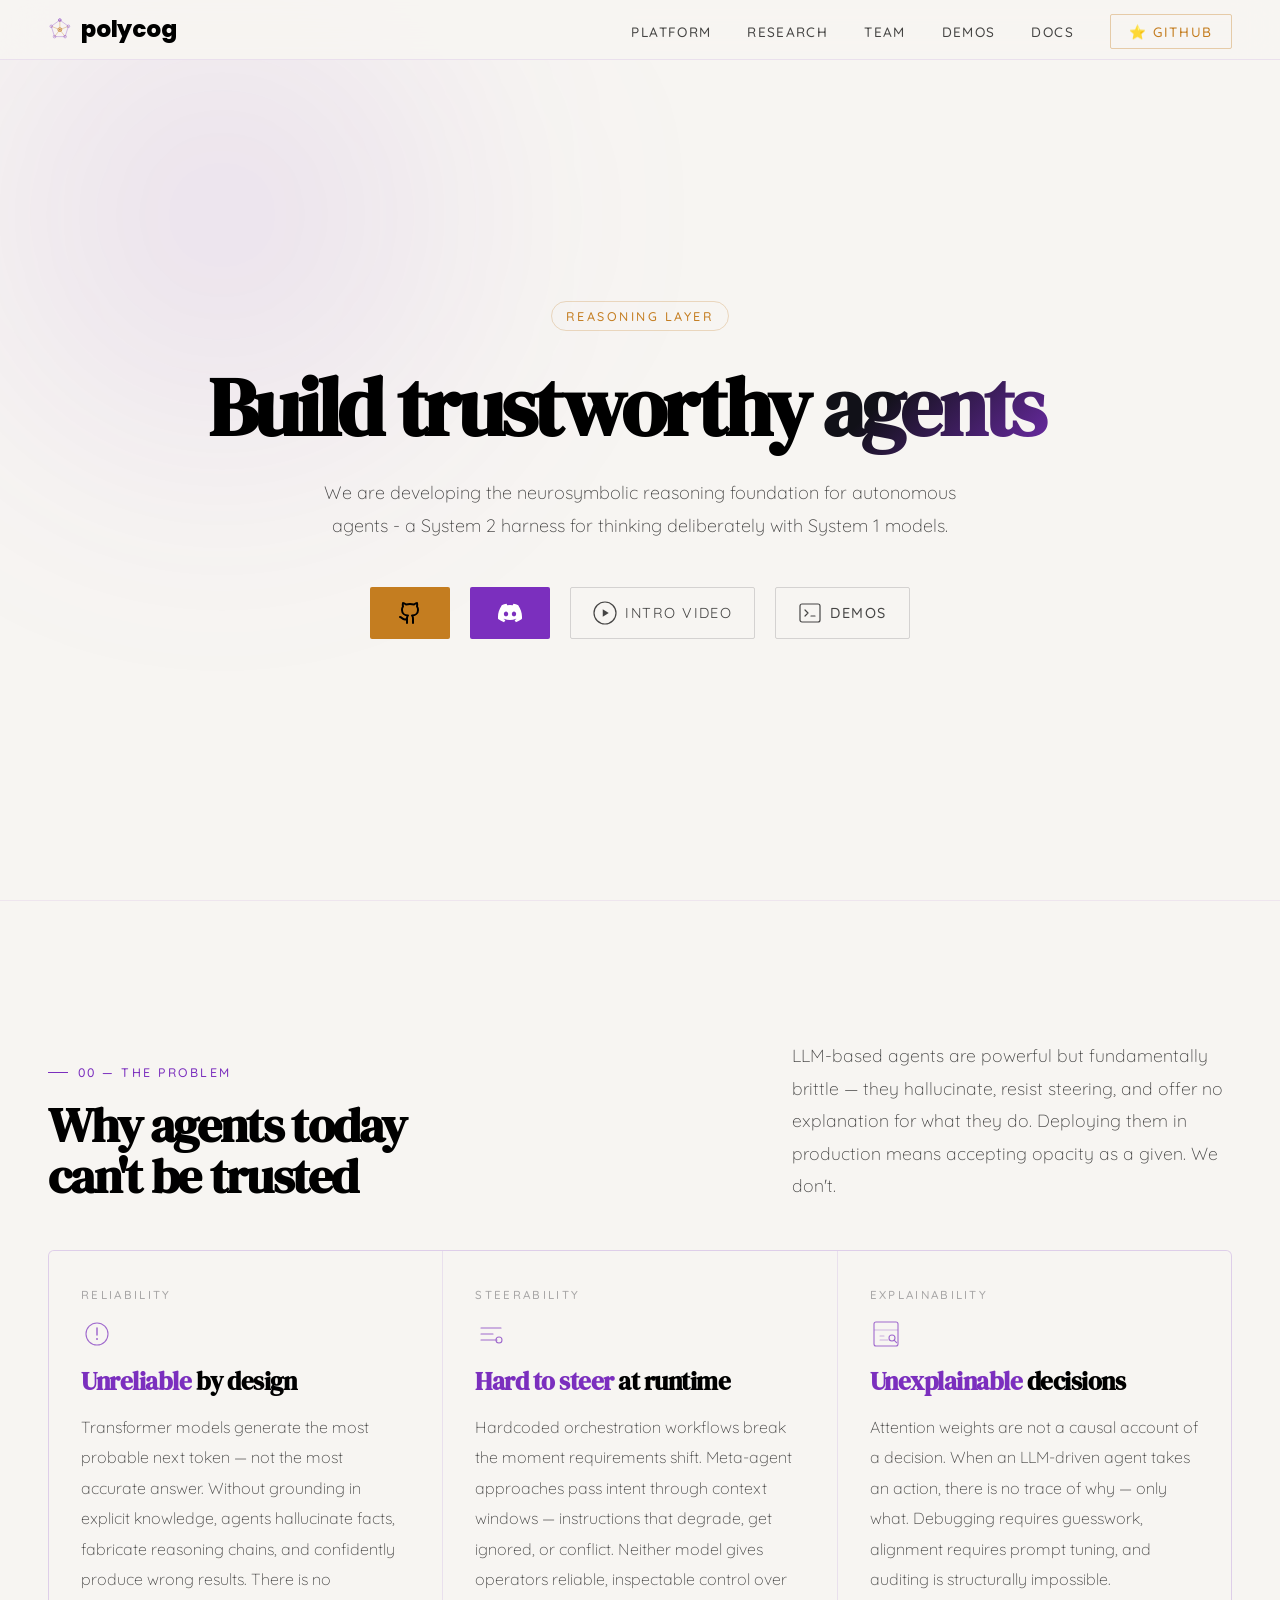
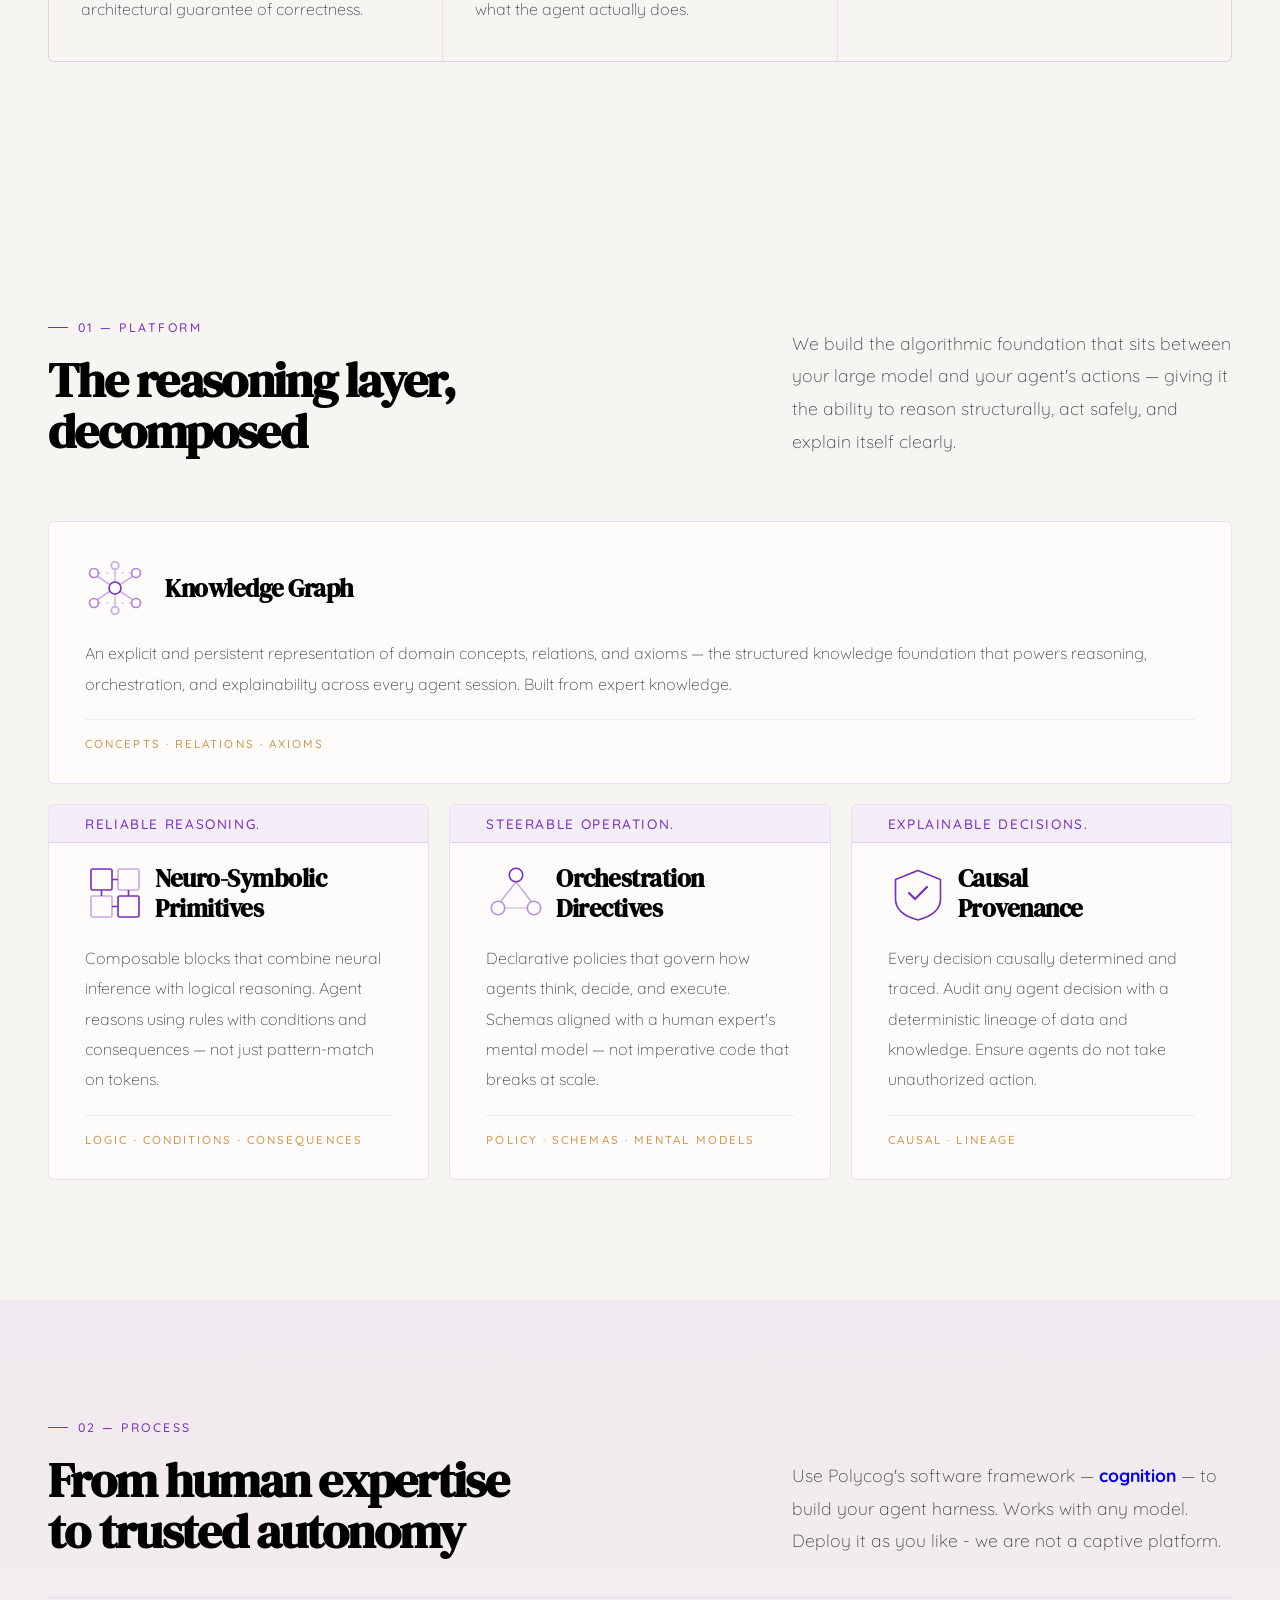
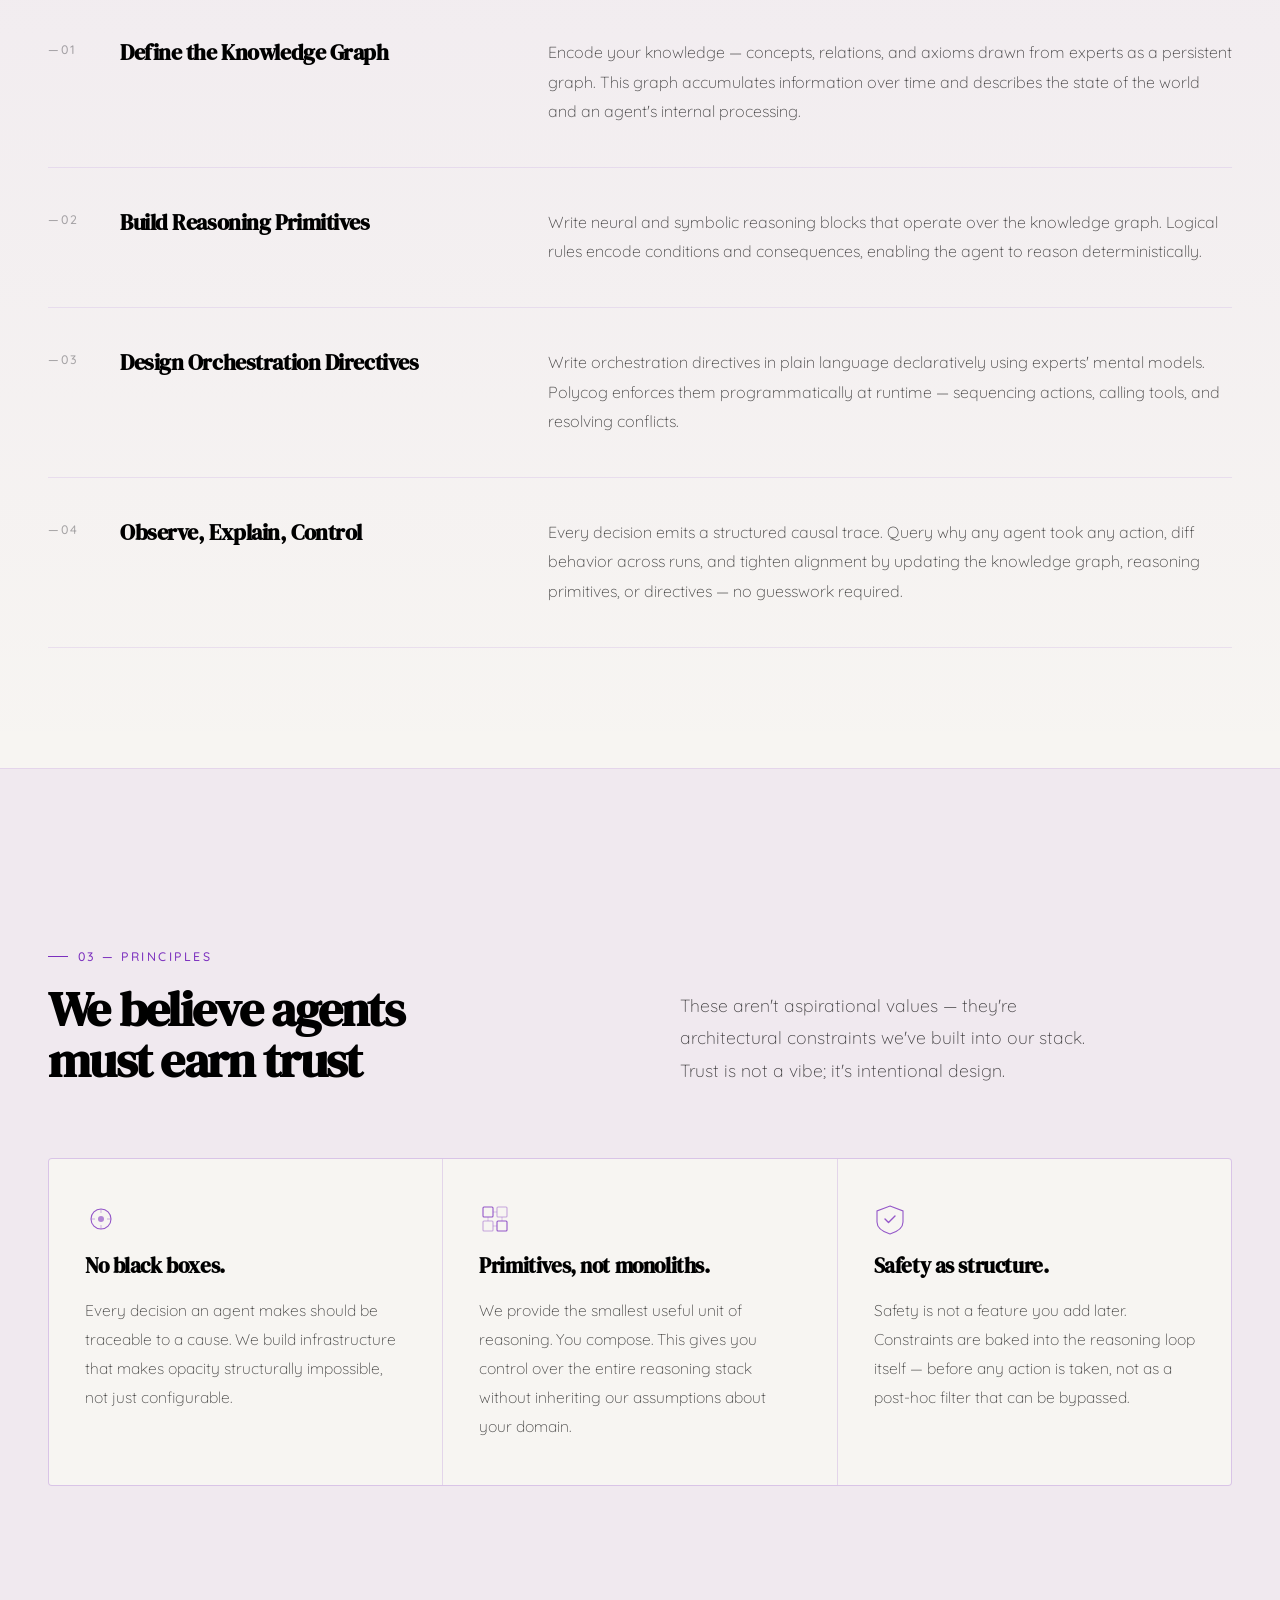
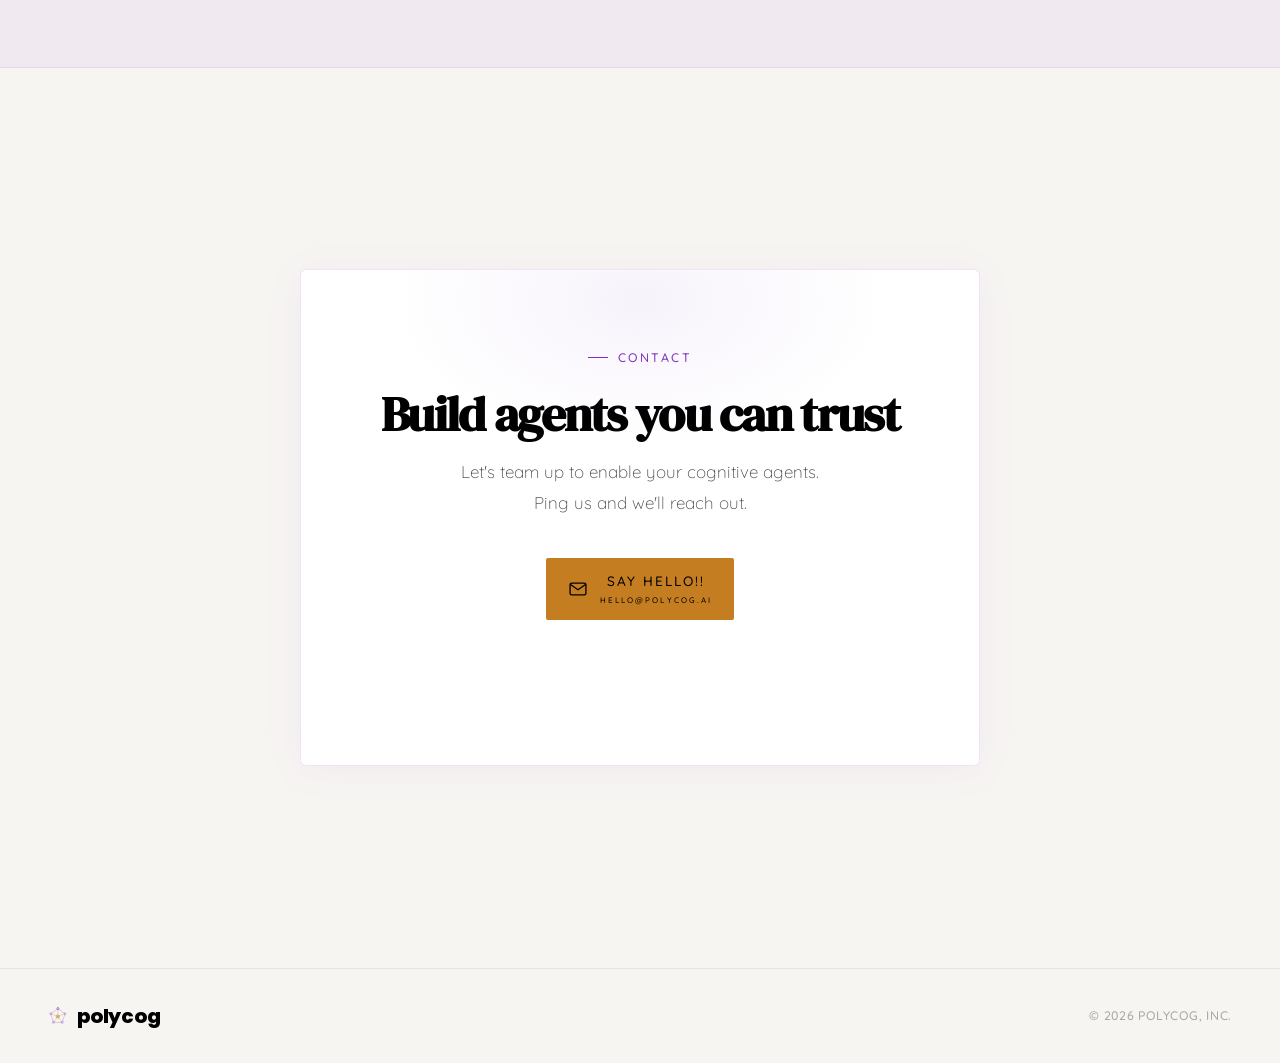
<file: index.html>
<!doctype html>
<html lang="en">
  <head>
    <!-- Google tag (gtag.js) -->
    <script async src="https://www.googletagmanager.com/gtag/js?id=G-EPN29KP695"></script>
    <script>
      window.dataLayer = window.dataLayer || [];
      function gtag(){dataLayer.push(arguments);}
      gtag('js', new Date());

      gtag('config', 'G-EPN29KP695');
    </script>

    <meta charset="UTF-8" />
    <meta name="viewport" content="width=device-width, initial-scale=1.0, viewport-fit=cover" />

    <title>Polycog &mdash; Reasoning Foundation for Agents</title>

    <link rel="icon" type="image/x-icon" href="favicon.ico" />
    <link rel="icon" type="image/png" sizes="32x32" href="images/favicon-32x32.png" />
    <link rel="icon" type="image/png" sizes="16x16" href="images/favicon-16x16.png" />
    <link rel="apple-touch-icon" sizes="180x180" href="images/apple-touch-icon.png" />
    <link rel="manifest" href="images/site.webmanifest" />

    <link rel="preconnect" href="https://fonts.googleapis.com" />
    <link rel="preconnect" href="https://fonts.gstatic.com" crossorigin />
    <link href="https://fonts.googleapis.com/css2?family=DM+Serif+Display:ital@0;1&family=Quicksand:wght@300;400;500;600&family=Poppins:wght@800&display=swap" rel="stylesheet" />

    <link rel="stylesheet" href="css/variables.css" />
    <link rel="stylesheet" href="css/base.css" />
    <script>
      if ('scrollRestoration' in history) history.scrollRestoration = 'manual';
      window.addEventListener('load', () => {
        if (!location.hash) window.scrollTo(0, 0);
      });
    </script>
    <style>
        /* ── scroll snap ── */
        html {
          scroll-snap-type: y mandatory;
          scroll-behavior: smooth;
        }
        #hero, #problem, #platform, #how, #principles, #cta, footer {
          scroll-snap-align: start;
          scroll-snap-stop: always;
          box-sizing: border-box;
          min-height: 100vh;

          display: flex;
          align-items: center;
        }
        #problem, #platform, #how, #principles, #cta {
          flex-direction: column;
          justify-content: center;
          overflow-y: auto;
        }
        footer {
          min-height: unset;
          scroll-snap-align: end;
        }
        
        /* hero */
        #hero {
          position: relative;
          text-align: center;
          padding: 120px 48px 80px;
          overflow: hidden;
          justify-content: center;
        }

        /* gradient orbs */
        .orb {
          position: absolute;
          border-radius: 50%;
          filter: blur(110px);
          pointer-events: none;
        }
        .orb-1 {
          width: 700px; height: 700px;
          background: radial-gradient(circle, rgba(123,47,190,.12), transparent 70%);
          top: -15%; left: -10%;
          animation: drift1 16s ease-in-out infinite;
        }
        .orb-2 {
          width: 500px; height: 500px;
          background: radial-gradient(circle, rgba(123,47,190,.08), transparent 70%);
          top: 10%; right: -8%;
          animation: drift2 20s ease-in-out infinite;
        }
        .orb-3 {
          width: 400px; height: 400px;
          background: radial-gradient(circle, rgba(196,125,32,.08), transparent 70%);
          bottom: 5%; left: 30%;
          animation: drift1 14s ease-in-out infinite reverse;
        }

        @keyframes drift1 {
          0%,100% { transform: translate(0,0); }
          33%      { transform: translate(50px,-40px); }
          66%      { transform: translate(-30px,50px); }
        }
        @keyframes drift2 {
          0%,100% { transform: translate(0,0); }
          40%      { transform: translate(-60px,30px); }
          70%      { transform: translate(40px,-50px); }
        }

        /* hero */
        .hero-content {
          position: relative;
          z-index: 2;
          max-width: 1300px;
        }

        .hero-tag {
          display: inline-flex;
          align-items: center;
          gap: 8px;
          font-size: .63rem;
          letter-spacing: .2em;
          text-transform: uppercase;
          color: var(--accent);
          border: 1px solid rgba(196,125,32,.25);
          padding: 6px 14px;
          border-radius: 100px;
          margin-bottom: 36px;
          opacity: 0;
          animation: fadeUp .7s .1s var(--ease) forwards;
        }
        .hero-tag-dot {
          width: 5px; height: 5px;
          background: var(--accent);
          border-radius: 50%;
          animation: pulse 2s ease-in-out infinite;
        }
        @keyframes pulse { 0%,100%{opacity:1;transform:scale(1)} 50%{opacity:.4;transform:scale(.7)} }
        
        #hero h1 {
          font-family: var(--font-d);
          font-weight: 800;
          font-size: clamp(3rem, 6.5vw, 6.2rem);
          letter-spacing: -.04em;
          line-height: .97;
          color: var(--text);
          margin-bottom: 28px;
          opacity: 0;
          animation: fadeUp .85s .25s var(--ease) forwards;
        }

        #hero h1 em {
          font-style: normal;
          background: linear-gradient(135deg, #111118 30%, #7B2FBE);
          -webkit-background-clip: text;
          -webkit-text-fill-color: transparent;
          background-clip: text;
        }

        .hero-sub {
          font-size: .9rem;
          font-weight: 300;
          line-height: 1.85;
          color: var(--text-2);
          max-width: 640px;
          margin: 0 auto 44px;
          opacity: 0;
          animation: fadeUp .85s .4s var(--ease) forwards;
        }
        .hero-sub strong { color: var(--text); font-weight: 400; }

        .hero-actions {
          display: flex;
          align-items: center;
          justify-content: center;
          flex-wrap: wrap;
          gap: 20px;
          opacity: 0;
          animation: fadeUp .85s .55s var(--ease) forwards;
        }

        .btn-primary {
          display: inline-flex;
          align-items: center;
          gap: 8px;
          background: var(--accent);
          color: #000000;
          font-family: var(--font-m);
          font-size: .72rem;
          font-weight: 500;
          letter-spacing: .12em;
          text-transform: uppercase;
          text-decoration: none;
          padding: 14px 28px;
          border-radius: 2px;
          border: none;
          position: relative;
          overflow: hidden;
          transition: box-shadow .3s, transform .2s;
        }
        .btn-primary::before {
          content: '';
          position: absolute;
          inset: 0;
          background: linear-gradient(120deg, transparent 20%, rgba(255,255,255,.18) 50%, transparent 80%);
          transform: translateX(-100%);
          transition: transform .5s;
        }
        .btn-primary:hover::before { transform: translateX(100%); }
        .btn-primary:hover {
          box-shadow: 0 0 36px var(--glow-accent), 0 4px 20px rgba(0,0,0,.4);
          transform: translateY(-1px);
        }

        .btn-discord {
          background: var(--secondary);
          color: #fff;
          /* padding: 14px 24px; */
        }
        .btn-discord svg { flex-shrink: 0; transition: transform .25s var(--ease); }
        .btn-discord:hover {
          box-shadow: 0 0 36px var(--glow-purple), 0 4px 20px rgba(60,9,108,.35);
        }
        .btn-discord:hover svg { transform: scale(1.12) rotate(-6deg); }

        .btn-ghost {
          display: inline-flex;
          align-items: center;
          gap: 8px;
          font-family: var(--font-m);
          font-size: .72rem;
          letter-spacing: .1em;
          text-transform: uppercase;
          color: var(--text-2);
          text-decoration: none;
          transition: color .25s;
        }
        .btn-ghost:hover { color: var(--text); }
        .btn-ghost .arr { transition: transform .25s var(--ease); }
        .btn-ghost:hover .arr { transform: translateX(4px); }

        .btn-demo {
          display: inline-flex;
          align-items: center;
          gap: 8px;
          font-family: var(--font-m);
          font-size: .72rem;
          letter-spacing: .1em;
          text-transform: uppercase;
          text-decoration: none;
          color: var(--text-2);
          background: transparent;
          border: 1px solid rgba(17,17,24,.15);
          padding: 13px 22px;
          border-radius: 2px;
          cursor: pointer;
          transition: color .25s, border-color .25s, box-shadow .25s;
        }
        .btn-demo:hover {
          color: var(--text);
          border-color: rgba(123,47,190,.35);
          box-shadow: 0 0 20px rgba(123,47,190,.08);
        }
        .btn-demo .play-icon { flex-shrink: 0; transition: transform .25s var(--ease); }
        .btn-demo:hover .play-icon { transform: scale(1.15); }

        .gh-tail { transform-origin: 9px 18px; }
        .btn-primary:hover .gh-tail { animation: tailWag .6s var(--ease) 2; }
        @keyframes tailWag {
          0%, 100% { transform: none; }
          30%      { transform: rotate(-14deg); }
          70%      { transform: rotate(10deg); }
        }

        .demo-prompt { transition: transform .25s var(--ease); }
        .btn-demo:hover .demo-prompt { transform: translateX(1.5px); }
        .btn-demo:hover .demo-cursor { animation: cursorBlink 1s steps(1) infinite; }
        @keyframes cursorBlink { 50% { opacity: 0; } }

        /* video modal */
        .video-modal {
          display: none;
          position: fixed;
          inset: 0;
          z-index: 1000;
          background: rgba(8,8,12,.82);
          backdrop-filter: blur(6px);
          -webkit-backdrop-filter: blur(6px);
          align-items: center;
          justify-content: center;
          padding: 24px;
        }
        .video-modal.open { display: flex; }

        .video-modal-inner {
          position: relative;
          width: 95vw;
          height: 95vh;
          background: #0e0e16;
          border: 1px solid rgba(123,47,190,.2);
          border-radius: 6px;
          overflow: hidden;
          box-shadow: 0 24px 80px rgba(0,0,0,.6), 0 0 60px rgba(123,47,190,.12);
          animation: modalIn .3s var(--ease) forwards;
        }
        @keyframes modalIn {
          from { opacity:0; transform: scale(.96) translateY(16px); }
          to   { opacity:1; transform: none; }
        }

        .video-modal-close {
          position: absolute;
          top: 12px; right: 12px;
          z-index: 10;
          width: 32px; height: 32px;
          background: rgba(255,255,255,.08);
          border: 1px solid rgba(255,255,255,.12);
          border-radius: 50%;
          color: rgba(255,255,255,.7);
          cursor: pointer;
          display: flex;
          align-items: center;
          justify-content: center;
          transition: background .2s, color .2s;
        }
        .video-modal-close:hover { background: rgba(255,255,255,.16); color: #fff; }

        .video-ratio {
          position: relative;
          width: 100%;
          height: 100%;
        }
        .video-ratio iframe {
          position: absolute;
          inset: 0;
          width: 100%;
          height: 100%;
          border: none;
        }

        .hero-caps {
          margin-top: 64px;
          display: flex;
          align-items: center;
          justify-content: center;
          gap: 0;
          flex-wrap: wrap;
          opacity: 0;
          animation: fadeUp .85s .7s var(--ease) forwards;
        }
        .hero-cap {
          font-size: .62rem;
          letter-spacing: .14em;
          text-transform: uppercase;
          color: var(--text-3);
          padding: 0 16px;
          border-right: 1px solid rgba(17,17,24,.1);
          transition: color .25s;
        }
        .hero-cap:last-child { border-right: none; }
        .hero-cap:hover { color: var(--text-2); }

        @keyframes fadeUp {
          from { opacity:0; transform:translateY(22px); }
          to   { opacity:1; transform:none; }
        }

        /* marquee */
        .marquee {
          border-top: 1px solid rgba(123,47,190,.1);
          border-bottom: 1px solid rgba(123,47,190,.1);
          background: rgba(123,47,190,.05);

          --gap: 1rem;
          position: relative;
          display: flex;
          overflow: hidden;
          user-select: none;
          gap: var(--gap);

          padding: 16px 0;
        }

        .marquee__content {
          list-style-type: none;

          flex-shrink: 0;
          display: flex;
          justify-content: space-around;
          gap: var(--gap);
          min-width: 100%;
        }

        .marquee__content > li {
          flex: 0 0 auto;
          text-align: center;
          margin: 2px;

          padding: 0 40px;
          font-size: .62rem;
          letter-spacing: .18em;
          text-transform: uppercase;
          color: var(--text-3);
        }

        .marquee__content > .marquee__buffer {
          color: var(--secondary);
          font-size: .9rem;
        }

        @keyframes scroll {
          from {
            transform: translateX(0);
          }
          to {
            transform: translateX(calc(-100% - var(--gap)));
          }
        }

        @media (prefers-reduced-motion: reduce) {
          .marquee__content {
            animation-play-state: paused !important;
          }
        }

        .marquee__content {
          animation: scroll 42s linear infinite;
        }

        /* ── problem ── */
        #problem {
          background: var(--bg);
          border-top: 1px solid rgba(123,47,190,.08);
        }

        .problem-header {
          display: flex;
          justify-content: space-between;
          align-items: flex-end;
          margin-bottom: 48px;
        }

        .problem-grid {
          display: grid;
          grid-template-columns: repeat(3, 1fr);
          gap: 1px;
          background: rgba(123,47,190,.1);
          border: 1px solid rgba(123,47,190,.1);
          border-radius: 6px;
          overflow: hidden;
        }

        .problem-card {
          background: var(--bg);
          padding: 36px 32px;
          display: flex;
          flex-direction: column;
          gap: 16px;
          transition: background .25s;
        }
        .problem-card:hover { background: rgba(123,47,190,.02); }

        .problem-label {
          font-size: .58rem;
          letter-spacing: .2em;
          text-transform: uppercase;
          color: var(--text-3);
        }

        .problem-card h3 {
          font-family: var(--font-d);
          font-size: 1.25rem;
          font-weight: 700;
          letter-spacing: -.02em;
          color: var(--text);
          line-height: 1.2;
        }

        .problem-card h3 em {
          font-style: normal;
          color: var(--secondary);
        }

        .problem-card p {
          font-size: .8rem;
          color: var(--text-2);
          line-height: 1.9;
          font-weight: 300;
          flex: 1;
        }

        @media (max-width: 960px) {
          .problem-grid { grid-template-columns: 1fr; }
          .problem-header { flex-direction: column; align-items: flex-start; gap: 20px; }
        }

        /* platform */
        #platform { background: var(--bg); }

        .platform-header {
          display: flex;
          justify-content: space-between;
          align-items: flex-end;
          margin-bottom: 64px;
        }

        .platform-grid {
          display: grid;
          grid-template-columns: repeat(3, 1fr);
          gap: 20px;
        }

        .plat-card-full {
          grid-column: 1 / -1;
        }

        .plat-card {
          background: var(--card-bg);
          border: 1px solid var(--card-border);
          border-radius: 6px;
          padding: 36px 36px 32px;
          display: flex;
          flex-direction: column;
          gap: 20px;
          transition: border-color .3s, box-shadow .3s, transform .3s var(--ease);
          position: relative;
          overflow: hidden;
        }
        .plat-card::before {
          content: '';
          position: absolute;
          top: 0; left: 0; right: 0;
          height: 1px;
          background: linear-gradient(90deg, transparent, var(--secondary), transparent);
          opacity: 0;
          transition: opacity .35s;
        }
        .plat-card:hover::before { opacity: 1; }
        .plat-card:hover {
          border-color: var(--card-hover-border);
          box-shadow: 0 8px 48px rgba(123,47,190,.1), 0 2px 12px rgba(0,0,0,.08);
          transform: translateY(-3px);
        }

        .plat-num {
          font-size: 1.1rem;
          letter-spacing: .22em;
          color: var(--secondary);
          text-transform: uppercase;
        }

        .plat-icon {
          width: 60px; height: 60px;
          color: var(--secondary);
          flex-shrink: 0;
        }

        .plat-heading {
          display: flex;
          align-items: center;
          gap: 48px;
        }

        .plat-card .plat-heading {
          flex-direction: row;
          align-items: center;
          justify-content: flex-start;
          gap: 10px;
        }

        .plat-body {
          display: flex;
          gap: 48px;
          align-items: baseline;
        }
        .plat-body h3 { flex-shrink: 0; }
        .plat-body p  { margin: 0; }

        .plat-card h3 {
          font-family: var(--font-d);
          font-weight: 700;
          font-size: 1.25rem;
          letter-spacing: -.02em;
          color: var(--text);
          line-height: 1.2;
        }

        .plat-card p {
          font-size: .8rem;
          color: var(--text-2);
          line-height: 1.9;
          font-weight: 300;
          flex: 1;
        }

        .plat-tag {
          font-size: .58rem;
          letter-spacing: .18em;
          text-transform: uppercase;
          color: var(--accent);
          opacity: .8;
          padding-top: 16px;
          border-top: 1px solid rgba(17,17,24,.08);
        }

        .plat-impact {
          display: flex;
          align-items: center;
          gap: 10px;
          margin: -36px -36px 0;
          padding: 10px 36px;
          background: rgba(123,47,190,.07);
          border-bottom: 1px solid rgba(123,47,190,.14);
          font-family: var(--font-m);
          font-size: .68rem;
          font-weight: 500;
          letter-spacing: .12em;
          text-transform: uppercase;
          color: var(--secondary);
        }

        /* how */
        #how {
          background: linear-gradient(180deg, rgba(123,47,190,.06) 0%, rgba(247,245,242,0) 100%);
        }

        .how-header { 
          display: flex;
          justify-content: space-between;
          align-items: flex-end;
          margin-bottom: 40px;
        }

        .how-steps {
          display: grid;
          
        }

        .how-step {
          display: grid;
          grid-template-columns: 72px 1fr 1.6fr;
          align-items: start;
          gap: 0;
          padding: 40px 0;
          border-bottom: 1px solid rgba(123,47,190,.1);
          transition: background .25s;
        }
        .how-step:first-child { border-top: 1px solid rgba(123,47,190,.1); }
        .how-step:hover { 
          background: rgba(123,47,190,.05); 
          padding-left: 24px; 
          padding-right: 24px; 
          margin: 0 -24px;
        }

        .how-n {
          font-size: .62rem;
          letter-spacing: .18em;
          color: var(--text-3);
          padding-top: 4px;
        }

        .how-title {
          font-family: var(--font-d);
          font-weight: 700;
          font-size: 1.1rem;
          letter-spacing: -.02em;
          color: var(--text);
          padding-right: 40px;
          line-height: 1.3;
        }

        .how-desc {
          font-size: .8rem;
          color: var(--text-2);
          line-height: 1.85;
          font-weight: 300;
        }

        /* principles */
        #principles {
          background: rgba(123,47,190,.06);
          border-top: 1px solid rgba(123,47,190,.1);
          border-bottom: 1px solid rgba(123,47,190,.1);
        }

        .principles-header {
          display: grid;
          grid-template-columns: 1fr 1fr;
          gap: 80px;
          align-items: end;
          margin-bottom: 72px;
        }

        .principles-grid {
          display: grid;
          grid-template-columns: repeat(3, 1fr);
          gap: 1px;
          background: rgba(123,47,190,.1);
          border: 1px solid rgba(123,47,190,.1);
          border-radius: 4px;
          overflow: hidden;
        }

        .principle {
          background: var(--bg);
          padding: 44px 36px;
          display: flex;
          flex-direction: column;
          gap: 16px;
          transition: background .25s;
        }
        .principle:hover { background: rgba(123,47,190,.01) }

        .principle-icon {
          width: 32px; height: 32px;
          color: var(--secondary);
          opacity: .8;
        }

        .principle h3 {
          font-family: var(--font-d);
          font-weight: 700;
          font-size: 1.05rem;
          letter-spacing: -.02em;
          color: var(--text);
        }

        .principle p {
          font-size: .78rem;
          color: var(--text-2);
          line-height: 1.85;
          font-weight: 300;
        }

        /* cta */
        #cta { background: var(--bg); }

        .cta-box {
          background: #fff;
          border: 1px solid rgba(123,47,190,.12);
          border-radius: 6px;
          padding: 80px;
          text-align: center;
          position: relative;
          overflow: hidden;
          box-shadow: 0 4px 40px rgba(123,47,190,.06);
        }
        .cta-box::before {
          content: '';
          position: absolute;
          top: -120px; left: 50%;
          transform: translateX(-50%);
          width: 500px; height: 300px;
          background: radial-gradient(ellipse, rgba(123,47,190,.06), transparent 70%);
          pointer-events: none;
        }

        .cta-box h2 {
          margin-bottom: 16px;
        }
        .cta-box p {
          font-size: .85rem;
          color: var(--text-2);
          line-height: 1.85;
          font-weight: 300;
          max-width: 460px;
          margin: 0 auto 40px;
        }

        .cta-form {
          display: flex;
          max-width: 420px;
          margin: 0 auto;
          gap: 0;

          flex-direction: column;
          align-items: center;
        }

        .cta-input {
          flex: 1;
          background: var(--bg);
          border: 1px solid rgba(123,47,190,.2);
          border-right: none;
          outline: none;
          font-family: var(--font-m);
          font-size: .75rem;
          color: var(--text);
          padding: 14px 18px;
          letter-spacing: .04em;
          border-radius: 2px 0 0 2px;
          transition: border-color .25s;
        }
        .cta-input:focus { border-color: rgba(123,47,190,.5); }
        .cta-input::placeholder { color: var(--text-3); }

        .cta-submit {
          background: var(--accent);
          color: #000000;
          font-family: var(--font-m);
          font-size: .68rem;
          font-weight: 500;
          letter-spacing: .15em;
          text-transform: uppercase;
          padding: 14px 22px;
          border: none;
          border-radius: 2px;
          transition: box-shadow .3s, transform .2s;
          white-space: nowrap;
          cursor: pointer;
          display: inline-flex;
          align-items: center;
          gap: 12px;
          position: relative;
          overflow: hidden;
        }
        .cta-submit::before {
          content: '';
          position: absolute;
          inset: 0;
          background: linear-gradient(120deg, transparent 20%, rgba(255,255,255,.18) 50%, transparent 80%);
          transform: translateX(-100%);
          transition: transform .5s;
        }
        .cta-submit:hover::before { transform: translateX(100%); }
        .cta-submit:hover {
          box-shadow: 0 0 36px var(--glow-accent), 0 4px 20px rgba(0,0,0,.25);
          transform: translateY(-1px);
        }
        .cta-mail { flex-shrink: 0; transition: transform .3s var(--ease); }
        .cta-submit:hover .cta-mail { transform: translate(2px,-2px) rotate(-8deg); }

        .cta-note {
          margin-top: 14px;
          font-size: .62rem;
          color: var(--text-3);
          letter-spacing: .06em;
        }
        #form-msg { margin-top: 12px; font-size: .65rem; color: var(--accent); letter-spacing: .06em; min-height: 1em; }


        /* ── responsive ── */
        @media (max-width: 960px) {
          #hero { padding: calc(80px + env(safe-area-inset-top)) 24px 80px; }
          .platform-header { flex-direction: column; align-items: flex-start; gap: 20px; }
          .platform-grid { grid-template-columns: 1fr; }
          .how-step { grid-template-columns: 48px 1fr; }
          .how-title { grid-column: 2; }
          .how-desc { grid-column: 2; }
          .principles-header { grid-template-columns: 1fr; gap: 24px; }
          .principles-grid { grid-template-columns: 1fr; }
          .cta-box { padding: 52px 28px; }
          .cta-form { flex-direction: column; gap: 10px; }
          .cta-input { border-right: 1px solid rgba(123,47,190,.2); border-radius: 2px; }
          .cta-submit { border-radius: 2px; }
        }
    </style>


    <style>
      /* reveal */
      .reveal {
          opacity: 0;
          transform: translateY(24px);
          transition: opacity .65s var(--ease), transform .65s var(--ease);
      }
      .reveal.in { opacity:1; transform:none; }
      .d1 { transition-delay: .08s; }
      .d2 { transition-delay: .16s; }
      .d3 { transition-delay: .24s; }
      .d4 { transition-delay: .32s; }
    </style>
  </head>
  <body>
    <!-- Nav -->
    <nav>
      <a href="index.html" class="nav-logo">
        <img src="images/logo.svg" width="24" height="24" alt="" />
        polycog
      </a>
      <ul>
        <li><a href="index.html#platform">Platform</a></li><li><a href="research.html">Research</a></li><li><a href="team.html">Team</a></li><li><a href="demos.html">Demos</a></li><li><a href="https://cognition.polycog.ai/docs" target="_blank">Docs</a></li><li><a href="https://cognition.polycog.ai" class="nav-btn" target="_blank">⭐ GitHub</a></li>
      </ul>
      <button class="nav-hamburger" id="navToggle" aria-label="Toggle menu" aria-expanded="false">
        <span></span><span></span><span></span>
      </button>
    </nav>

    <!-- Mobile nav drawer -->
    <div class="nav-mobile" id="navMobile">
      <a href="index.html#platform" class="nav-mobile-link">Platform</a><a href="research.html" class="nav-mobile-link">Research</a><a href="team.html" class="nav-mobile-link">Team</a><a href="demos.html" class="nav-mobile-link">Demos</a><a href="https://cognition.polycog.ai/docs" class="nav-mobile-link">Docs</a><a href="https://cognition.polycog.ai" class="nav-btn">⭐ GitHub</a>
    </div>
    <section id="hero">
        <div class="orb orb-1"></div>
        <!-- <div class="orb orb-2"></div> -->
        <!-- <div class="orb orb-3"></div> -->

        <div class="hero-content">
            <div class="hero-tag">
                Reasoning Layer
            </div>

            <h1>Build trustworthy <em>agents &nbsp;</em><!--that <em>think &nbsp;</em>--></h1>

            <p class="hero-sub">
                We are developing the neurosymbolic reasoning foundation for autonomous agents - a System 2 harness for thinking deliberately with System 1 models.
            </p>

            <div class="hero-actions">
                <a href="https://cognition.polycog.ai" target="_blank" class="btn-primary">
                  <svg xmlns="http://w3.org" width="24" height="24" viewBox="0 0 24 24" fill="none" stroke="currentColor" stroke-width="2" stroke-linecap="round" stroke-linejoin="round">
                    <path d="M15 22v-4a4.8 4.8 0 0 0-1-3.5c3 0 6-2 6-5.5.08-1.25-.27-2.48-1-3.5.28-1.15.28-2.35 0-3.5 0 0-1 0-3 1.5-2.64-.5-5.36-.5-8 0C6 2 5 2 5 2c-.3 1.15-.3 2.35 0 3.5A5.403 5.403 0 0 0 4 9c0 3.5 3 5.5 6 5.5-.39.49-.68 1.05-.85 1.65-.17.6-.22 1.23-.15 1.85v4" />
                    <path class="gh-tail" d="M9 18c-4.51 2-5-2-7-2" />
                  </svg>
                </a>

                <a href="https://discord.gg/Uqhjq9vBnV" target="_blank" rel="noopener noreferrer" class="btn-primary btn-discord">
                  <svg xmlns="http://www.w3.org/2000/svg" width="24" height="24" viewBox="0 0 24 24" fill="currentColor" aria-hidden="true">
                    <path d="M20.317 4.37a19.79 19.79 0 0 0-4.885-1.515.074.074 0 0 0-.079.037c-.21.375-.444.865-.608 1.25a18.27 18.27 0 0 0-5.487 0 12.64 12.64 0 0 0-.617-1.25.077.077 0 0 0-.079-.037A19.74 19.74 0 0 0 3.677 4.37a.07.07 0 0 0-.032.028C.533 9.046-.32 13.58.099 18.058a.082.082 0 0 0 .031.056 19.9 19.9 0 0 0 5.993 3.03.078.078 0 0 0 .084-.028c.462-.63.873-1.295 1.226-1.994a.076.076 0 0 0-.042-.106 13.1 13.1 0 0 1-1.872-.892.077.077 0 0 1-.008-.128c.126-.094.252-.192.372-.291a.074.074 0 0 1 .078-.01c3.928 1.793 8.18 1.793 12.062 0a.074.074 0 0 1 .078.009c.12.1.246.198.373.292a.077.077 0 0 1-.006.127 12.3 12.3 0 0 1-1.873.892.077.077 0 0 0-.041.107c.36.698.772 1.362 1.225 1.993a.076.076 0 0 0 .084.029 19.84 19.84 0 0 0 6.002-3.03.077.077 0 0 0 .032-.054c.5-5.177-.838-9.674-3.549-13.66a.061.061 0 0 0-.031-.03zM8.02 15.331c-1.183 0-2.157-1.086-2.157-2.419 0-1.333.956-2.419 2.157-2.419 1.21 0 2.176 1.095 2.157 2.42 0 1.332-.956 2.418-2.157 2.418zm7.975 0c-1.183 0-2.157-1.086-2.157-2.419 0-1.333.955-2.419 2.157-2.419 1.21 0 2.176 1.095 2.157 2.42 0 1.332-.946 2.418-2.157 2.418z"/>
                  </svg>
                  <!-- Discord -->
                </a>

                <!-- <a href="#platform" class="btn-ghost">
                Explore the platform
                <span class="arr">→</span>
                </a> -->

                <button class="btn-demo" id="watchDemoBtn">
                  <svg class="play-icon" width="24" height="24" viewBox="0 0 24 24" fill="none">
                      <circle cx="12" cy="12" r="11" stroke="currentColor" stroke-width="1.2"/>
                      <path d="M9.75 8.25l6 3.75-6 3.75V8.25z" fill="currentColor"/>
                  </svg>
                  Intro Video
                </button>

                <a href="demos.html" class="btn-demo">
                  <svg xmlns="http://www.w3.org/2000/svg" width="24" height="24" viewBox="0 0 24 24" fill="none" stroke="currentColor" stroke-width="1.2" stroke-linecap="round" stroke-linejoin="round">
                    <rect x="2" y="3" width="20" height="18" rx="2"/>
                    <path class="demo-prompt" d="M7 9l3 3-3 3"/>
                    <path class="demo-cursor" d="M13 15h4"/>
                  </svg>
                  Demos
                </a>
            </div>

            
            <!-- <div class="hero-caps">
                
                <div class="hero-cap">Neuro-Symbolic</div>
                
                <div class="hero-cap">Orchestration</div>
                
                <div class="hero-cap">Observability</div>
                
                <div class="hero-cap">Explainability</div>
                
                <div class="hero-cap">Safety</div>
                
            </div> -->
        </div>

    </section>

    

    <!-- <div class="marquee">
      <ul class="marquee__content">
        
        <li>Neuro-Symbolic Reasoning</li>
        <li class="marquee__buffer">·</li>
        
        <li>Problem-space Orchestration</li>
        <li class="marquee__buffer">·</li>
        
        <li>Decision Traceability</li>
        <li class="marquee__buffer">·</li>
        
        <li>Safety Constraints</li>
        <li class="marquee__buffer">·</li>
        
        <li>Causal Provenance</li>
        <li class="marquee__buffer">·</li>
        
      </ul>

      <ul class="marquee__content" aria-hidden="true">
        
        <li>Neuro-Symbolic Reasoning</li>
        <li class="marquee__buffer">·</li>
        
        <li>Problem-space Orchestration</li>
        <li class="marquee__buffer">·</li>
        
        <li>Decision Traceability</li>
        <li class="marquee__buffer">·</li>
        
        <li>Safety Constraints</li>
        <li class="marquee__buffer">·</li>
        
        <li>Causal Provenance</li>
        <li class="marquee__buffer">·</li>
        
      </ul>
    </div> -->

    <section id="problem">
      <div class="container">
        <div class="problem-header reveal">
          <div>
            <div class="label">00 &mdash; The Problem</div>
            <h2>
              Why agents today<br/>
              can't be trusted
            </h2>
          </div>
          <p class="section-lead">
            LLM-based agents are powerful but fundamentally brittle &mdash; they hallucinate,
            resist steering, and offer no explanation for what they do.
            Deploying them in production means accepting opacity as a given.
            We don't.
          </p>
        </div>

        

        <div class="problem-grid">

          
          
            <div class="problem-card reveal d1">
              <div class="problem-label">Reliability</div>
              <svg width="32" height="32" viewBox="0 0 32 32" fill="none" style="color:var(--secondary);opacity:.7;flex-shrink:0;">
                
              <circle cx="16" cy="16" r="11" stroke="currentColor" stroke-width="1.1"/>
              <path d="M16 10v7" stroke="currentColor" stroke-width="1.5" stroke-linecap="round"/>
              <circle cx="16" cy="21" r="1" fill="currentColor"/>
          
              </svg>
              <h3><em>Unreliable</em> by design</h3>
              <p>
                Transformer models generate the most probable next token &mdash; not the most accurate answer. Without grounding in explicit knowledge, agents hallucinate facts, fabricate reasoning chains, and confidently produce wrong results. There is no architectural guarantee of correctness.
              </p>
            </div>

          
          
            <div class="problem-card reveal d2">
              <div class="problem-label">Steerability</div>
              <svg width="32" height="32" viewBox="0 0 32 32" fill="none" style="color:var(--secondary);opacity:.7;flex-shrink:0;">
                
              <path d="M6 10h20M6 16h12M6 22h16" stroke="currentColor" stroke-width="1.1" stroke-linecap="round"/>
              <circle cx="24" cy="22" r="3" stroke="currentColor" stroke-width="1.1"/>
          
              </svg>
              <h3><em>Hard to steer</em> at runtime</h3>
              <p>
                Hardcoded orchestration workflows break the moment requirements shift. Meta-agent approaches pass intent through context windows &mdash; instructions that degrade, get ignored, or conflict. Neither model gives operators reliable, inspectable control over what the agent actually does.
              </p>
            </div>

          
          
            <div class="problem-card reveal d3">
              <div class="problem-label">Explainability</div>
              <svg width="32" height="32" viewBox="0 0 32 32" fill="none" style="color:var(--secondary);opacity:.7;flex-shrink:0;">
                
              <rect x="4" y="4" width="24" height="24" rx="2" stroke="currentColor" stroke-width="1.1"/>
              <path d="M4 12h24" stroke="currentColor" stroke-width="1.1" stroke-opacity=".4"/>
              <path d="M10 18h4M10 22h8" stroke="currentColor" stroke-width="1.1" stroke-linecap="round" stroke-opacity=".5"/>
              <circle cx="22" cy="20" r="3" stroke="currentColor" stroke-width="1.1"/>
              <path d="M24.1 22.1l2.5 2.5" stroke="currentColor" stroke-width="1.1" stroke-linecap="round"/>
          
              </svg>
              <h3><em>Unexplainable</em> decisions</h3>
              <p>
                Attention weights are not a causal account of a decision. When an LLM-driven agent takes an action, there is no trace of why &mdash; only what. Debugging requires guesswork, alignment requires prompt tuning, and auditing is structurally impossible.
              </p>
            </div>

        </div>
      </div>
    </section>

    <section id="platform">
      <div class="container">
        <div class="platform-header reveal">
          <div>
            <div class="label">01 &mdash; Platform</div>
            <h2>
                The reasoning layer,<br/>
                decomposed
            </h2>
          </div>
          <p class="section-lead">
              We build the algorithmic foundation that sits between your large model and your agent's actions &mdash; giving it the ability to reason structurally, act safely, and explain itself clearly.
          </p>
        </div>

        

        <div class="platform-grid">
          <div class="plat-card plat-card-full reveal">
              <div class="plat-heading">
                  <svg class="plat-icon" viewBox="0 0 40 40" fill="none">
                    <circle cx="20" cy="20" r="4" stroke="currentColor" stroke-width="1.1"/>
                    <circle cx="6"  cy="10" r="3" stroke="currentColor" stroke-width="1.1" stroke-opacity=".6"/>
                    <circle cx="34" cy="10" r="3" stroke="currentColor" stroke-width="1.1" stroke-opacity=".6"/>
                    <circle cx="6"  cy="30" r="3" stroke="currentColor" stroke-width="1.1" stroke-opacity=".6"/>
                    <circle cx="34" cy="30" r="3" stroke="currentColor" stroke-width="1.1" stroke-opacity=".6"/>
                    <circle cx="20" cy="5"  r="2.5" stroke="currentColor" stroke-width="1.1" stroke-opacity=".4"/>
                    <circle cx="20" cy="35" r="2.5" stroke="currentColor" stroke-width="1.1" stroke-opacity=".4"/>
                    <line x1="16.3" y1="17.6" x2="8.5"  y2="12.4" stroke="currentColor" stroke-width="1" stroke-opacity=".4"/>
                    <line x1="23.7" y1="17.6" x2="31.5" y2="12.4" stroke="currentColor" stroke-width="1" stroke-opacity=".4"/>
                    <line x1="16.3" y1="22.4" x2="8.5"  y2="27.6" stroke="currentColor" stroke-width="1" stroke-opacity=".4"/>
                    <line x1="23.7" y1="22.4" x2="31.5" y2="27.6" stroke="currentColor" stroke-width="1" stroke-opacity=".4"/>
                    <line x1="20"   y1="16"   x2="20"   y2="7.5"  stroke="currentColor" stroke-width="1" stroke-opacity=".3"/>
                    <line x1="20"   y1="24"   x2="20"   y2="32.5" stroke="currentColor" stroke-width="1" stroke-opacity=".3"/>
                    <line x1="9"    y1="10"   x2="31"   y2="10"   stroke="currentColor" stroke-width="1" stroke-opacity=".2" stroke-dasharray="2 3"/>
                    <line x1="9"    y1="30"   x2="31"   y2="30"   stroke="currentColor" stroke-width="1" stroke-opacity=".2" stroke-dasharray="2 3"/>
                </svg>
                <h3 style="margin-left: 10px">Knowledge Graph</h3>
              </div>
              <p>
                  An explicit and persistent representation of domain concepts, relations, and axioms &mdash; the structured knowledge foundation that powers reasoning, orchestration, and explainability across every agent session.
                  Built from expert knowledge.
              </p>
              <div class="plat-tag">
                  Concepts · Relations · Axioms
              </div>
          </div>

          
          
            <div class="plat-card reveal d1">
              <div class="plat-impact">Reliable reasoning.</div>
              <div class="plat-heading">  
                <svg class="plat-icon" viewBox="0 0 40 40" fill="none">
                    
              <rect x="4" y="4" width="14" height="14" rx="1" stroke="currentColor" stroke-width="1.1"/>
              <rect x="22" y="4" width="14" height="14" rx="1" stroke="currentColor" stroke-width="1.1" stroke-opacity=".4"/>
              <rect x="4" y="22" width="14" height="14" rx="1" stroke="currentColor" stroke-width="1.1" stroke-opacity=".4"/>
              <rect x="22" y="22" width="14" height="14" rx="1" stroke="currentColor" stroke-width="1.1"/>
              <line x1="18" y1="11" x2="22" y2="11" stroke="currentColor" stroke-width="1.1"/>
              <line x1="11" y1="18" x2="11" y2="22" stroke="currentColor" stroke-width="1.1"/>
              <line x1="29" y1="18" x2="29" y2="22" stroke="currentColor" stroke-width="1.1"/>
              <line x1="18" y1="29" x2="22" y2="29" stroke="currentColor" stroke-width="1.1"/>
          
                </svg>
                <h3>Neuro-Symbolic Primitives</h3>
              </div>
              <p>
                  Composable blocks that combine neural inference with logical reasoning. Agent reasons using rules with conditions and consequences &mdash; not just pattern-match on tokens.
              </p>
              <div class="plat-tag">
                  Logic · Conditions · Consequences
              </div>
            </div>

          
          
            <div class="plat-card reveal d2">
              <div class="plat-impact">Steerable operation.</div>
              <div class="plat-heading">  
                <svg class="plat-icon" viewBox="0 0 40 40" fill="none">
                    
              <circle cx="20" cy="8"  r="4.5" stroke="currentColor" stroke-width="1.1"/>
              <circle cx="8"  cy="30" r="4.5" stroke="currentColor" stroke-width="1.1" stroke-opacity=".5"/>
              <circle cx="32" cy="30" r="4.5" stroke="currentColor" stroke-width="1.1" stroke-opacity=".5"/>
              <line x1="20" y1="12.5" x2="10"  y2="25.5" stroke="currentColor" stroke-width="1" stroke-opacity=".4"/>
              <line x1="20" y1="12.5" x2="30"  y2="25.5" stroke="currentColor" stroke-width="1" stroke-opacity=".4"/>
              <line x1="12.5" y1="30" x2="27.5" y2="30" stroke="currentColor" stroke-width="1" stroke-opacity=".25"/>
          
                </svg>
                <h3>Orchestration Directives</h3>
              </div>
              <p>
                  Declarative policies that govern how agents think, decide, and execute. Schemas aligned with a human expert's mental model &mdash; not imperative code that breaks at scale.
              </p>
              <div class="plat-tag">
                  Policy · Schemas · Mental Models
              </div>
            </div>

          
          
            <div class="plat-card reveal d3">
              <div class="plat-impact">Explainable Decisions.</div>
              <div class="plat-heading">  
                <svg class="plat-icon" viewBox="0 0 40 40" fill="none">
                    
              <path d="M20 5 L35 11 L35 24 Q35 34 20 38 Q5 34 5 24 L5 11 Z" stroke="currentColor" stroke-width="1.1" fill="none"/>
              <path d="M14 20 L18 24 L26 16" stroke="currentColor" stroke-width="1.5" stroke-linecap="round" stroke-linejoin="round"/>
          
                </svg>
                <h3>Causal<br /> Provenance</h3>
              </div>
              <p>
                  Every decision causally determined and traced. Audit any agent decision with a deterministic lineage of data and knowledge. Ensure agents do not take unauthorized action.
              </p>
              <div class="plat-tag">
                  Causal · Lineage
              </div>
            </div>
        </div>
      </div>
    </section>

    <!-- How it works -->
    <section id="how">
      <div class="container">
        <div class="how-header reveal">
          <div>
            <div class="label">02 &mdash; Process</div>
            <h2>
              From human expertise<br/>
              to trusted autonomy
            </h2>
          </div>
          <p class="section-lead">
            Use Polycog's software framework &mdash; <strong><a href="https://cognition.polycog.ai" target="_blank" style="text-decoration: none;">cognition</a></strong> &mdash; to build your agent harness. Works with any model.
            Deploy it as you like - we are not a captive platform.
          </p>
        </div>

        

        <div class="how-steps">
          
          
            <div class="how-step reveal">
              <div class="how-n">—01</div>
              <div class="how-title">Define the Knowledge Graph</div>
              <div class="how-desc">Encode your knowledge &mdash; concepts, relations, and axioms drawn from experts as a persistent graph. This graph accumulates information over time and describes the state of the world and an agent's internal processing.</div>
            </div>
          
          
            <div class="how-step reveal d1">
              <div class="how-n">—02</div>
              <div class="how-title">Build Reasoning Primitives</div>
              <div class="how-desc">Write neural and symbolic reasoning blocks that operate over the knowledge graph. Logical rules encode conditions and consequences, enabling the agent to reason deterministically.</div>
            </div>
          
          
            <div class="how-step reveal d2">
              <div class="how-n">—03</div>
              <div class="how-title">Design Orchestration Directives</div>
              <div class="how-desc">Write orchestration directives in plain language declaratively using experts' mental models. Polycog enforces them programmatically at runtime &mdash; sequencing actions, calling tools, and resolving conflicts.</div>
            </div>
          
          
            <div class="how-step reveal d3">
              <div class="how-n">—04</div>
              <div class="how-title">Observe, Explain, Control</div>
              <div class="how-desc">Every decision emits a structured causal trace. Query why any agent took any action, diff behavior across runs, and tighten alignment by updating the knowledge graph, reasoning primitives, or directives &mdash; no guesswork required.</div>
            </div>
          
        </div>
      </div>
    </section>

    <!-- Principles -->
    <section id="principles">
      <div class="container">
        <div class="principles-header reveal">
          <div>
            <div class="label">03 &mdash; Principles</div>
            <h2>
              We believe agents<br/>
              must earn trust
            </h2>
          </div>
          <p class="section-lead">
            These aren't aspirational values &mdash; they're architectural constraints we've built into our stack.
            Trust is not a vibe; it's intentional design.
          </p>
        </div>

        

        <div class="principles-grid">

          
          
          <div class="principle reveal d1">
            <svg class="principle-icon" viewBox="0 0 32 32" fill="none">
              
            <circle cx="16" cy="16" r="10" stroke="currentColor" stroke-width="1.1"/>
            <line x1="16" y1="6" x2="16" y2="10" stroke="currentColor" stroke-width="1.1" stroke-opacity=".4"/>
            <line x1="16" y1="22" x2="16" y2="26" stroke="currentColor" stroke-width="1.1" stroke-opacity=".4"/>
            <line x1="6" y1="16" x2="10" y2="16" stroke="currentColor" stroke-width="1.1" stroke-opacity=".4"/>
            <line x1="22" y1="16" x2="26" y2="16" stroke="currentColor" stroke-width="1.1" stroke-opacity=".4"/>
            <circle cx="16" cy="16" r="3" fill="currentColor" fill-opacity=".7"/>
          
            </svg>
            <h3>No black boxes.</h3>
            <p>
              Every decision an agent makes should be traceable to a cause. We build infrastructure that makes opacity structurally impossible, not just configurable.
            </p>
          </div>

          
          
          <div class="principle reveal d2">
            <svg class="principle-icon" viewBox="0 0 32 32" fill="none">
              
            <rect x="4" y="4" width="10" height="10" rx="1" stroke="currentColor" stroke-width="1.1"/>
            <rect x="18" y="4" width="10" height="10" rx="1" stroke="currentColor" stroke-width="1.1" stroke-opacity=".5"/>
            <rect x="4" y="18" width="10" height="10" rx="1" stroke="currentColor" stroke-width="1.1" stroke-opacity=".5"/>
            <rect x="18" y="18" width="10" height="10" rx="1" stroke="currentColor" stroke-width="1.1"/>
            <path d="M14 9h4M9 14v4M23 14v4M14 23h4" stroke="currentColor" stroke-width="1" stroke-opacity=".35"/>
          
            </svg>
            <h3>Primitives, not monoliths.</h3>
            <p>
              We provide the smallest useful unit of reasoning. You compose. This gives you control over the entire reasoning stack without inheriting our assumptions about your domain.
            </p>
          </div>

          
          
          <div class="principle reveal d3">
            <svg class="principle-icon" viewBox="0 0 32 32" fill="none">
              
            <path d="M16 3 L29 8 L29 19 Q29 27 16 31 Q3 27 3 19 L3 8 Z" stroke="currentColor" stroke-width="1.1" fill="none"/>
            <path d="M11 16 L14.5 19.5 L21 13" stroke="currentColor" stroke-width="1.4" stroke-linecap="round" stroke-linejoin="round"/>
          
            </svg>
            <h3>Safety as structure.</h3>
            <p>
              Safety is not a feature you add later. Constraints are baked into the reasoning loop itself &mdash; before any action is taken, not as a post-hoc filter that can be bypassed.
            </p>
          </div>
          
      </div>
    </section>

    <!-- CTA -->
    <section id="cta">
      <div class="container">
        <div class="cta-box reveal">
          <div class="label" style="justify-content:center; margin-bottom:24px;">Contact</div>
          <h2>Build agents you can trust</h2>
          <p>Let's team up to enable your cognitive agents.<br />Ping us and we'll reach out.</p>
          <form class="cta-form">
            <!-- <input class="cta-input" type="email" id="email-input" placeholder="you@company.com" autocomplete="email" /> -->
            <!-- <button class="cta-submit">Request Access</button> -->
             <button class="cta-submit" id="emailBtn" type="button">
              <svg class="cta-mail" width="20" height="20" viewBox="0 0 24 24" fill="none" stroke="currentColor" stroke-width="1.6" stroke-linecap="round" stroke-linejoin="round" aria-hidden="true">
                 <rect x="2.5" y="5" width="19" height="14" rx="2"/>
                 <path d="M3 6.5l9 6.5 9-6.5"/>
               </svg>
               <span>Say Hello!!<br /><span style="font-size: 8px">hello@polycog.ai</span></span>
             </button>
          </form>
          <p id="form-msg"></p>
        </div>
      </div>
    </section>

    <!-- Video demo modal -->
    <div class="video-modal" id="videoModal" role="dialog" aria-modal="true" aria-label="Demo video">
      <div class="video-modal-inner">
        <button class="video-modal-close" id="videoModalClose" aria-label="Close video">
          <svg width="14" height="14" viewBox="0 0 14 14" fill="none">
            <path d="M1 1l12 12M13 1L1 13" stroke="currentColor" stroke-width="1.5" stroke-linecap="round"/>
          </svg>
        </button>
        <div class="video-ratio">
          <iframe id="demoIframe" src="" allow="autoplay; fullscreen; picture-in-picture"></iframe>
        </div>
      </div>
    </div>

  
    <footer>
      <a href="index.html" class="foot-logo">
        <img src="images/logo.svg" width="20" height="20" alt="" />
        polycog
      </a>
      <div class="foot-copy">© 2026 POLYCOG, INC.</div>
    </footer>
    
    <script>
      // Mobile nav toggle
      const navToggle = document.getElementById('navToggle');
      const navMobile = document.getElementById('navMobile');
      navToggle.addEventListener('click', () => {
        const open = navMobile.classList.toggle('open');
        navToggle.classList.toggle('open', open);
        navToggle.setAttribute('aria-expanded', open);
      });
      navMobile.querySelectorAll('a').forEach(a => {
        a.addEventListener('click', () => {
          navMobile.classList.remove('open');
          navToggle.classList.remove('open');
          navToggle.setAttribute('aria-expanded', false);
        });
      });

      // Scroll reveal
      const ro = new IntersectionObserver(entries=>{
        entries.forEach(e=>{ if(e.isIntersecting){ e.target.classList.add('in'); ro.unobserve(e.target); } });
      },{ threshold: 0.08 });
      document.querySelectorAll('.reveal').forEach(el=>ro.observe(el));

      //
      // Demo video modal
      const watchDemoBtn = document.getElementById('watchDemoBtn');
      const videoModal   = document.getElementById('videoModal');
      const videoClose   = document.getElementById('videoModalClose');
      const demoIframe   = document.getElementById('demoIframe');
      const VIDEO_SRC    = 'https://drive.google.com/file/d/1ZXO49VgD3pMfTRtArF0UttE5nTFwhVnGZk2fCps2UrU/preview?autoplay=1';

      function openModal() {
        demoIframe.src = VIDEO_SRC;
        videoModal.classList.add('open');
        document.body.style.overflow = 'hidden';
      }
      function closeModal() {
        demoIframe.src = '';
        videoModal.classList.remove('open');
        document.body.style.overflow = '';
      }

      watchDemoBtn.addEventListener('click', openModal);
      videoClose.addEventListener('click', closeModal);
      videoModal.addEventListener('click', e => { if (e.target === videoModal) closeModal(); });
      document.addEventListener('keydown', e => { if (e.key === 'Escape') closeModal(); });

      document.getElementById('emailBtn').addEventListener('click', function (e) {
        e.preventDefault();

        const to = 'hello@polycog.ai';
        const subject = 'Hello Polycog';
        const body = "Hi,\n\nI wanted to reach out about...";

        const mailto = `mailto:${to}?subject=${encodeURIComponent(subject)}&body=${encodeURIComponent(body)}`;
        //const mailto = `mailto:${to}`;
        //alert(mailto);
        window.location.href = mailto;
        //window.open(mailto);

        return false;
      });

    </script>
  </body>
</html>
</file>
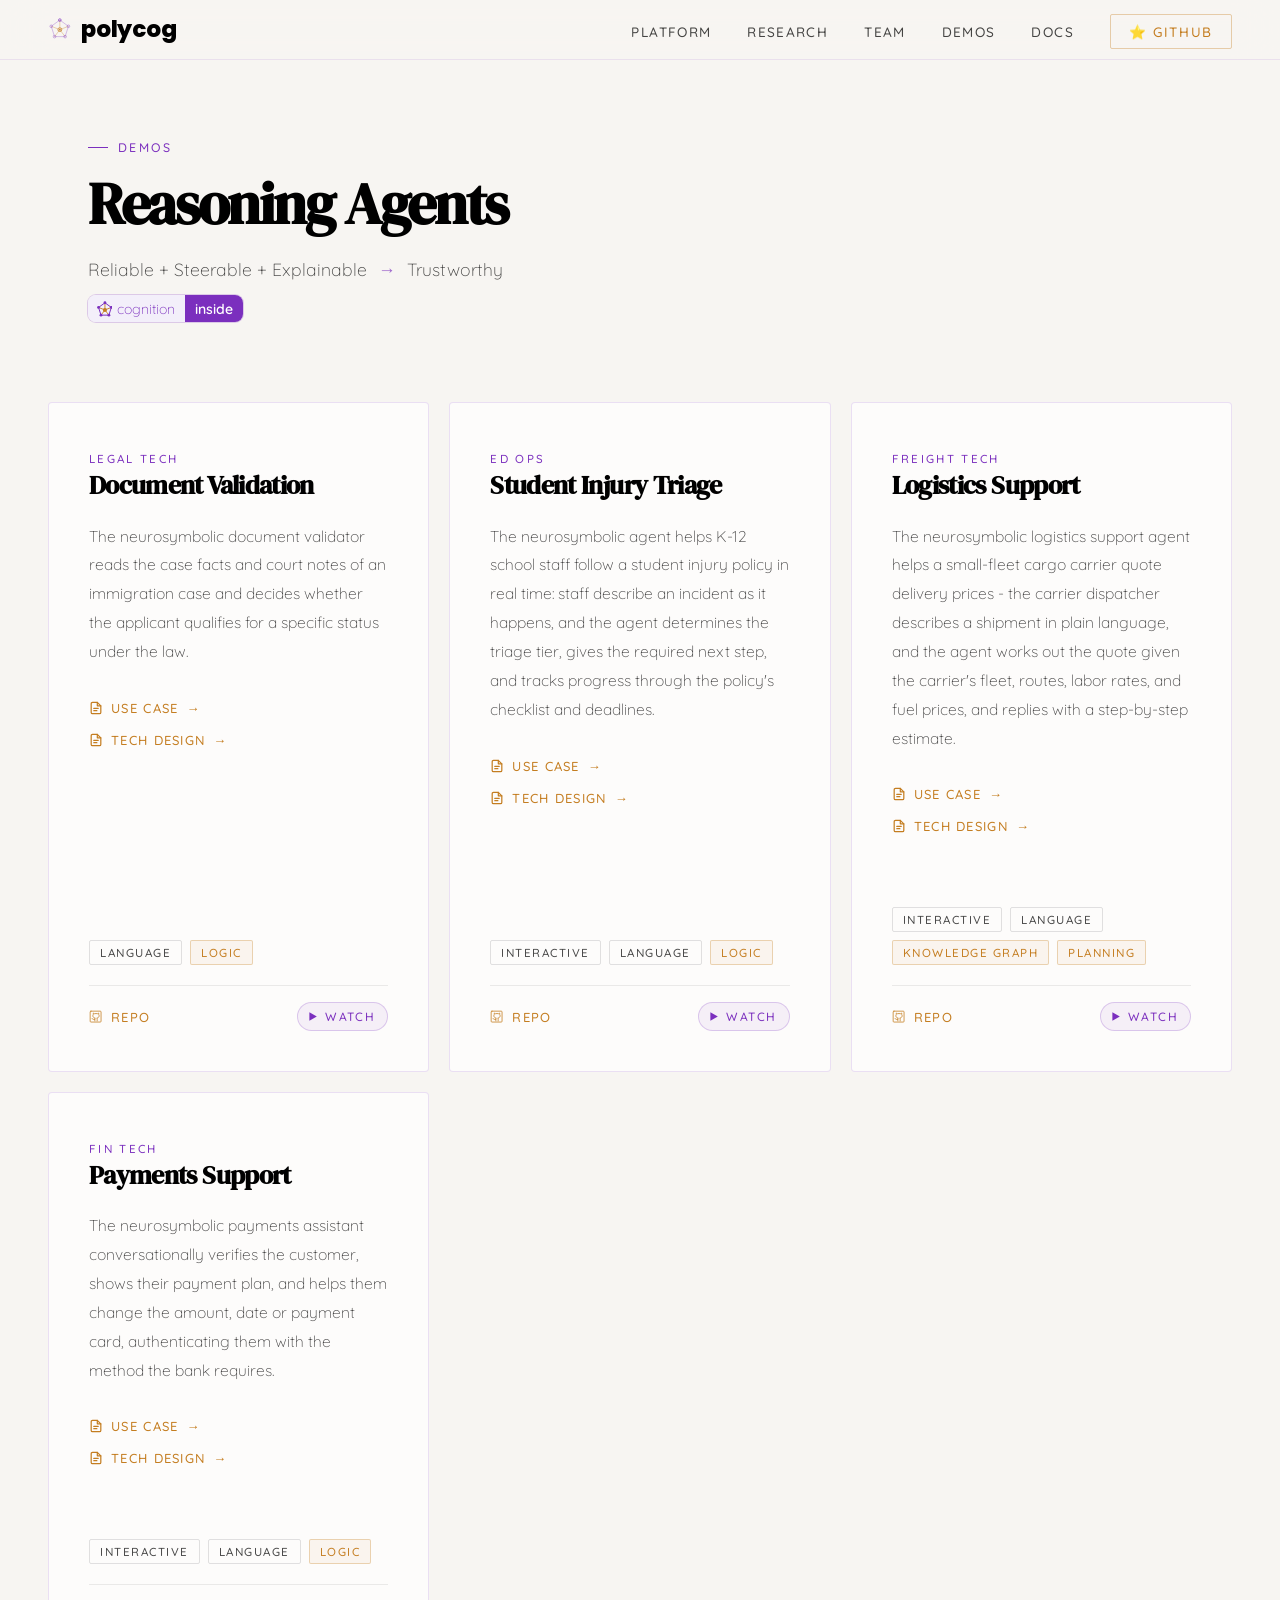
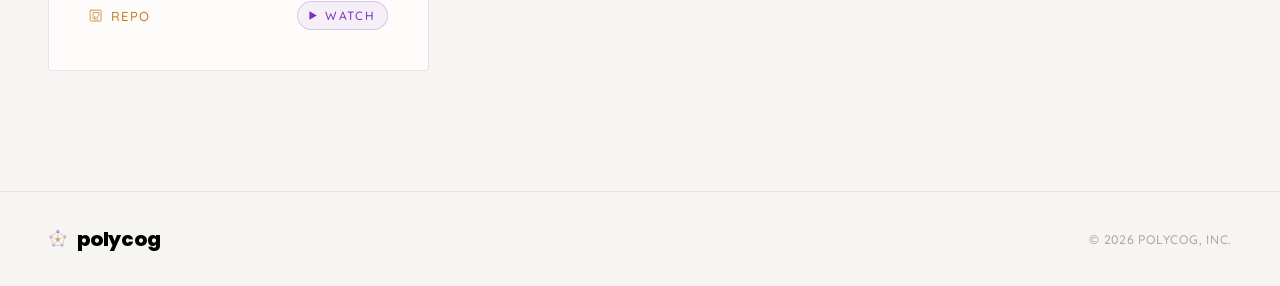
<file: demos.html>
<!doctype html>
<html lang="en">
  <head>
    <!-- Google tag (gtag.js) -->
    <script async src="https://www.googletagmanager.com/gtag/js?id=G-EPN29KP695"></script>
    <script>
      window.dataLayer = window.dataLayer || [];
      function gtag(){dataLayer.push(arguments);}
      gtag('js', new Date());

      gtag('config', 'G-EPN29KP695');
    </script>

    <meta charset="UTF-8" />
    <meta name="viewport" content="width=device-width, initial-scale=1.0, viewport-fit=cover" />

    <title>Polycog &mdash; Demos</title>

    <link rel="icon" type="image/x-icon" href="favicon.ico" />
    <link rel="icon" type="image/png" sizes="32x32" href="images/favicon-32x32.png" />
    <link rel="icon" type="image/png" sizes="16x16" href="images/favicon-16x16.png" />
    <link rel="apple-touch-icon" sizes="180x180" href="images/apple-touch-icon.png" />
    <link rel="manifest" href="images/site.webmanifest" />

    <link rel="preconnect" href="https://fonts.googleapis.com" />
    <link rel="preconnect" href="https://fonts.gstatic.com" crossorigin />
    <link href="https://fonts.googleapis.com/css2?family=DM+Serif+Display:ital@0;1&family=Quicksand:wght@300;400;500;600&family=Poppins:wght@800&display=swap" rel="stylesheet" />

    <link rel="stylesheet" href="css/variables.css" />
    <link rel="stylesheet" href="css/base.css" />
    <link rel="stylesheet" href="css/media-modal.css" />
    <style>
        /* team grid */
        .team-section {
          padding: 0 48px 120px;
        }

        .team-grid {
          max-width: 1200px;
          margin: 0 auto;
          display: grid;
          grid-template-columns: repeat(3, 1fr);
          gap: 20px;
        }

        .team-card {
          background: var(--card-bg);
          border: 1px solid var(--card-border);
          border-radius: 4px;
          padding: 48px 40px 40px;
          display: flex;
          flex-direction: column;
          gap: 20px;
          text-decoration: none;
          color: inherit;
          transition: border-color .3s, box-shadow .3s, transform .3s var(--ease);
          position: relative;
          overflow: hidden;
        }
        .team-card::before {
          content: '';
          position: absolute;
          top: 0; left: 0; right: 0;
          height: 1px;
          background: linear-gradient(90deg, transparent, var(--secondary), transparent);
          opacity: 0;
          transition: opacity .35s;
        }
        .team-card:hover::before { opacity: 1; }
        .team-card:hover {
          border-color: var(--card-hover-border);
          box-shadow: 0 8px 48px rgba(123,47,190,.1), 0 2px 12px rgba(0,0,0,.08);
          transform: translateY(-3px);
        }

        .founder-avatar {
          width: 64px; height: 64px;
          border-radius: 50%;
          background: linear-gradient(135deg, rgba(123,47,190,.15), rgba(196,125,32,.12));
          border: 1px solid var(--card-border);
          display: flex;
          align-items: center;
          justify-content: center;
          flex-shrink: 0;
        }

        .founder-initials {
          font-family: var(--font-d);
          font-size: 1.2rem;
          color: var(--secondary);
          letter-spacing: -.02em;
        }

        .founder-role {
          font-size: .58rem;
          letter-spacing: .2em;
          text-transform: uppercase;
          color: var(--secondary);
        }

        .team-card h2 {
          font-family: var(--font-d);
          font-weight: 700;
          font-size: 1.3rem;
          letter-spacing: -.025em;
          color: var(--text);
          line-height: 1.2;
          margin-top: 4px;
        }

        .team-card p {
          font-size: .78rem;
          color: var(--text-2);
          line-height: 1.85;
          font-weight: 300;
          flex: 1;
        }

        .linkedin-link {
          display: inline-flex;
          align-items: center;
          gap: 8px;
          font-size: .65rem;
          letter-spacing: .1em;
          text-transform: uppercase;
          color: var(--accent);
          text-decoration: none;
          padding-top: 16px;
          border-top: 1px solid rgba(17,17,24,.08);
          transition: gap .25s var(--ease);
        }
        .team-card:hover .linkedin-link { gap: 12px; }

        .founder-stats {
          display: flex;
          gap: 24px;
          padding: 16px 0;
          border-top: 1px solid rgba(17,17,24,.08);
          border-bottom: 1px solid rgba(17,17,24,.08);
        }

        .founder-stat {
          display: flex;
          flex-direction: column;
          gap: 3px;
        }

        .stat-value {
          font-family: var(--font-d);
          font-size: 1.3rem;
          letter-spacing: -.03em;
          color: var(--text);
          line-height: 1;
        }

        .stat-label {
          font-size: .56rem;
          letter-spacing: .13em;
          text-transform: uppercase;
          color: var(--text-3);
        }

        .exp-tags {
          display: flex;
          flex-wrap: wrap;
          gap: 8px;
        }

        .exp-tag {
          font-size: .58rem;
          letter-spacing: .13em;
          text-transform: uppercase;
          color: var(--text-2);
          border: 1px solid rgba(17,17,24,.12);
          border-radius: 2px;
          padding: 4px 10px;
        }

        .exp-tag.highlight {
          color: var(--accent);
          border-color: rgba(196,125,32,.3);
          background: rgba(196,125,32,.06);
        }

        /* advisors */
        .advisors-section {
          padding: 0 48px 120px;
        }

        .advisors-header {
          max-width: 1200px;
          margin: 0 auto 40px;
          padding-top: 60px;
          border-top: 1px solid rgba(123,47,190,.1);
        }

        .advisors-grid {
          max-width: 1200px;
          margin: 0 auto;
          display: grid;
          grid-template-columns: repeat(3, 1fr);
          gap: 20px;
        }

        /* responsive */
        @media (max-width: 960px) {
          .team-section { padding: 0 24px 80px; }
          .team-grid { grid-template-columns: 1fr; }
          .advisors-section { padding: 0 24px 80px; }
          .advisors-grid { grid-template-columns: 1fr; }
        }

        .flow__arrow {
          margin: 0 .35em;
          color: var(--cog-primary, #7b2fbe);
          opacity: .7;
        }

        .cog-badge {
          --cog-primary: #7b2fbe;
          --cog-accent:  #c47d20;
          --cog-tint:    #f3effa;
          box-shadow: 0 0 0 1px rgba(123, 47, 190, .22);
          display: inline-flex;
          align-items: stretch;
          font: inherit;
          font-size: .70rem;
          line-height: 1;
          border-radius: 8px;
          overflow: hidden;
          vertical-align: middle;
          text-decoration: none;
        }
        .cog-badge__label {
          display: inline-flex;
          align-items: center;
          gap: .4em;
          padding: .4em .7em .4em .55em;
          background: var(--cog-tint);
          color: var(--cog-primary);
        }
        .cog-badge__value {
          display: inline-flex;
          align-items: center;
          padding: .4em .7em;
          background: var(--cog-primary);
          color: #fff;
          font-weight: 600;
        }
        .cog-badge svg {
          width: 1.15em;
          height: 1.15em;
          flex: none;
        }


        /* card use-case button: takes the place of the card's spacer <p>, centered between description and tags */
        .team-card:has(> .usecase-btn) > p { flex: none; }
        .usecase-btn {
            align-self: flex-start;
            display: inline-flex;
            align-items: center;
            gap: 8px;
            font: inherit;
            font-size: .65rem;
            letter-spacing: .1em;
            text-transform: uppercase;
            color: var(--accent);
            background: none;
            border: none;
            padding: 4px 0; /* breathing room above/below; margin-block stays auto for centering */
            white-space: nowrap;
            cursor: pointer;
        }
        .usecase-btn .arr { transition: transform .25s var(--ease); }
        .usecase-btn:hover .arr,
        .usecase-btn:focus-visible .arr { transform: translateX(4px); }
        .usecase-btn:focus-visible { outline: 1px solid var(--accent); outline-offset: -4px; }

        /* .usecase-btn ~ p { display: none; } */
        .usecase-btn:first-of-type { margin-top: 10px; }
        .usecase-btn:last-of-type { margin-bottom: auto; }
        .usecase-btn + .usecase-btn { margin-top: -12px; }
    </style>

    <script src="js/media-modal.js"></script>


    <style>
      /* reveal */
      .reveal {
          opacity: 0;
          transform: translateY(24px);
          transition: opacity .65s var(--ease), transform .65s var(--ease);
      }
      .reveal.in { opacity:1; transform:none; }
      .d1 { transition-delay: .08s; }
      .d2 { transition-delay: .16s; }
      .d3 { transition-delay: .24s; }
      .d4 { transition-delay: .32s; }
    </style>
  </head>
  <body>
    <!-- Nav -->
    <nav>
      <a href="index.html" class="nav-logo">
        <img src="images/logo.svg" width="24" height="24" alt="" />
        polycog
      </a>
      <ul>
        <li><a href="index.html#platform">Platform</a></li><li><a href="research.html">Research</a></li><li><a href="team.html">Team</a></li><li><a href="demos.html">Demos</a></li><li><a href="https://cognition.polycog.ai/docs" target="_blank">Docs</a></li><li><a href="https://cognition.polycog.ai" class="nav-btn" target="_blank">⭐ GitHub</a></li>
      </ul>
      <button class="nav-hamburger" id="navToggle" aria-label="Toggle menu" aria-expanded="false">
        <span></span><span></span><span></span>
      </button>
    </nav>

    <!-- Mobile nav drawer -->
    <div class="nav-mobile" id="navMobile">
      <a href="index.html#platform" class="nav-mobile-link">Platform</a><a href="research.html" class="nav-mobile-link">Research</a><a href="team.html" class="nav-mobile-link">Team</a><a href="demos.html" class="nav-mobile-link">Demos</a><a href="https://cognition.polycog.ai/docs" class="nav-mobile-link">Docs</a><a href="https://cognition.polycog.ai" class="nav-btn">⭐ GitHub</a>
    </div>
    
    <div class="page-header reveal">
        <div class="label">Demos</div>
        <h1>Reasoning Agents</h1>
        <p class="page-lead">
            Reliable + Steerable + Explainable <span class="flow__arrow" aria-hidden="true">&rarr;</span> Trustworthy
            <br />
              <span class="cog-badge" role="img" aria-label="Cognition inside" style="margin-top: 10px;">
                <span class="cog-badge__label">
                  <svg viewBox="0 0 36 36" fill="none" aria-hidden="true">
                    <polygon points="20,4 34.3,14.4 28.8,31.6 11.2,31.6 5.7,14.4" stroke="currentColor" stroke-width="2.2"/>
                    <g stroke="var(--cog-accent)" stroke-width="2">
                      <line x1="20" y1="20" x2="20" y2="4"/>
                      <line x1="20" y1="20" x2="34.3" y2="14.4"/>
                      <line x1="20" y1="20" x2="28.8" y2="31.6"/>
                      <line x1="20" y1="20" x2="11.2" y2="31.6"/>
                      <line x1="20" y1="20" x2="5.7" y2="14.4"/>
                    </g>
                    <g fill="currentColor">
                      <circle cx="20" cy="4" r="3.2"/>
                      <circle cx="34.3" cy="14.4" r="3.2"/>
                      <circle cx="28.8" cy="31.6" r="3.2"/>
                      <circle cx="11.2" cy="31.6" r="3.2"/>
                      <circle cx="5.7" cy="14.4" r="3.2"/>
                    </g>
                    <circle cx="20" cy="20" r="4.6" fill="var(--cog-accent)"/>
                  </svg>
                  cognition
                </span>
                <span class="cog-badge__value">inside</span>
              </span>
            <br />
            
        </p>
    </div>

    <div class="team-section">
      <div class="team-grid">
          
          
      <a href="https://github.com/polycog/demo-legal-tech" target="_blank" rel="noopener noreferrer" class="team-card reveal d1">
        
        <div>
          <div class="founder-role">Legal Tech</div>
          <h2>Document Validation</h2>
        </div>

        <p>
          
              The neurosymbolic document validator reads the case facts and court notes of an immigration case and decides whether the applicant qualifies for a specific status under the law.
          
          </p>
        
        <button type="button" class="usecase-btn" data-href="https://github.com/polycog/demo-legal-tech/blob/main/docs/usecase.md">
            <svg width="14" height="14" viewBox="0 0 16 16" fill="none" stroke="currentColor" stroke-width="1.4" stroke-linecap="round" stroke-linejoin="round" aria-hidden="true"><path d="M9.5 1.5H4A1.5 1.5 0 0 0 2.5 3v10A1.5 1.5 0 0 0 4 14.5h8a1.5 1.5 0 0 0 1.5-1.5V5.5z"/><path d="M9.5 1.5v4h4M5.5 8.5h5M5.5 11h3.5"/></svg>
            Use Case
            <span class="arr">→</span>
          </button><button type="button" class="usecase-btn" data-href="https://github.com/polycog/demo-legal-tech/blob/main/docs/approach.md">
            <svg width="14" height="14" viewBox="0 0 16 16" fill="none" stroke="currentColor" stroke-width="1.4" stroke-linecap="round" stroke-linejoin="round" aria-hidden="true"><path d="M9.5 1.5H4A1.5 1.5 0 0 0 2.5 3v10A1.5 1.5 0 0 0 4 14.5h8a1.5 1.5 0 0 0 1.5-1.5V5.5z"/><path d="M9.5 1.5v4h4M5.5 8.5h5M5.5 11h3.5"/></svg>
            Tech Design
            <span class="arr">→</span>
          </button>
        
        <p>&nbsp;</p>

        <div class="exp-tags">
          
          
              

          <span class="exp-tag">language</span>
              

          <span class="exp-tag highlight">logic</span>
          
          
        </div>
        <div class="linkedin-link">
        
          <svg xmlns="http://www.w3.org/2000/svg" width="14" height="14" viewBox="-6 -6 36 36" fill="none" stroke="currentColor" stroke-width="2" stroke-linecap="round" stroke-linejoin="round">
            <rect x="-3" y="-3" width="28" height="28" rx="2" />
            <path d="M15 22v-4a4.8 4.8 0 0 0-1-3.5c3 0 6-2 6-5.5.08-1.25-.27-2.48-1-3.5.28-1.15.28-2.35 0-3.5 0 0-1 0-3 1.5-2.64-.5-5.36-.5-8 0C6 2 5 2 5 2c-.3 1.15-.3 2.35 0 3.5A5.403 5.403 0 0 0 4 9c0 3.5 3 5.5 6 5.5-.39.49-.68 1.05-.85 1.65-.17.6-.22 1.23-.15 1.85v4" />
            <path d="M9 18c-4.51 2-5-2-7-2" />
          </svg>
          Repo
        
          <button type="button" class="media-btn" data-media="video" data-src="https://drive.google.com/file/d/14jnK5VI7ICHNg4FS9kUgCo29eMzOwxG5/preview?autoplay=1">
            
            <svg width="11" height="11" viewBox="0 0 14 14" fill="currentColor"><path d="M3 1.5v11l9.5-5.5z"/></svg>
            Watch
            
          </button>
        
        </div>
      </a>

          
          
      <a href="https://github.com/polycog/demo-incident-triage" target="_blank" rel="noopener noreferrer" class="team-card reveal d2">
        
        <div>
          <div class="founder-role">Ed Ops</div>
          <h2>Student Injury Triage</h2>
        </div>

        <p>
          
              The neurosymbolic agent helps K-12 school staff follow a student injury policy in real time: staff describe an incident as it happens, and the agent determines the triage tier, gives the required next step, and tracks progress through the policy's checklist and deadlines.
          
          </p>
        
        <button type="button" class="usecase-btn" data-href="https://github.com/polycog/demo-incident-triage/blob/main/docs/usecase.md">
            <svg width="14" height="14" viewBox="0 0 16 16" fill="none" stroke="currentColor" stroke-width="1.4" stroke-linecap="round" stroke-linejoin="round" aria-hidden="true"><path d="M9.5 1.5H4A1.5 1.5 0 0 0 2.5 3v10A1.5 1.5 0 0 0 4 14.5h8a1.5 1.5 0 0 0 1.5-1.5V5.5z"/><path d="M9.5 1.5v4h4M5.5 8.5h5M5.5 11h3.5"/></svg>
            Use Case
            <span class="arr">→</span>
          </button><button type="button" class="usecase-btn" data-href="https://github.com/polycog/demo-incident-triage/blob/main/docs/approach.md">
            <svg width="14" height="14" viewBox="0 0 16 16" fill="none" stroke="currentColor" stroke-width="1.4" stroke-linecap="round" stroke-linejoin="round" aria-hidden="true"><path d="M9.5 1.5H4A1.5 1.5 0 0 0 2.5 3v10A1.5 1.5 0 0 0 4 14.5h8a1.5 1.5 0 0 0 1.5-1.5V5.5z"/><path d="M9.5 1.5v4h4M5.5 8.5h5M5.5 11h3.5"/></svg>
            Tech Design
            <span class="arr">→</span>
          </button>
        
        <p>&nbsp;</p>

        <div class="exp-tags">
          
          
              

          <span class="exp-tag">interactive</span>
              

          <span class="exp-tag">language</span>
              

          <span class="exp-tag highlight">logic</span>
          
          
        </div>
        <div class="linkedin-link">
        
          <svg xmlns="http://www.w3.org/2000/svg" width="14" height="14" viewBox="-6 -6 36 36" fill="none" stroke="currentColor" stroke-width="2" stroke-linecap="round" stroke-linejoin="round">
            <rect x="-3" y="-3" width="28" height="28" rx="2" />
            <path d="M15 22v-4a4.8 4.8 0 0 0-1-3.5c3 0 6-2 6-5.5.08-1.25-.27-2.48-1-3.5.28-1.15.28-2.35 0-3.5 0 0-1 0-3 1.5-2.64-.5-5.36-.5-8 0C6 2 5 2 5 2c-.3 1.15-.3 2.35 0 3.5A5.403 5.403 0 0 0 4 9c0 3.5 3 5.5 6 5.5-.39.49-.68 1.05-.85 1.65-.17.6-.22 1.23-.15 1.85v4" />
            <path d="M9 18c-4.51 2-5-2-7-2" />
          </svg>
          Repo
        
          <button type="button" class="media-btn" data-media="video" data-src="https://drive.google.com/file/d/1LSy0GMOcpanyjX-ScRHjvEYihpc7BRKN/preview?autoplay=1">
            
            <svg width="11" height="11" viewBox="0 0 14 14" fill="currentColor"><path d="M3 1.5v11l9.5-5.5z"/></svg>
            Watch
            
          </button>
        
        </div>
      </a>

          
          
      <a href="https://github.com/polycog/demo-logistics-tech" target="_blank" rel="noopener noreferrer" class="team-card reveal d3">
        
        <div>
          <div class="founder-role">Freight Tech</div>
          <h2>Logistics Support</h2>
        </div>

        <p>
          
              The neurosymbolic logistics support agent helps a small-fleet cargo carrier quote delivery prices - the carrier dispatcher describes a shipment in plain language, and the agent works out the quote given the carrier's fleet, routes, labor rates, and fuel prices, and replies with a step-by-step estimate.
          
          </p>
        
        <button type="button" class="usecase-btn" data-href="https://github.com/polycog/demo-logistics-tech/blob/main/docs/usecase.md">
            <svg width="14" height="14" viewBox="0 0 16 16" fill="none" stroke="currentColor" stroke-width="1.4" stroke-linecap="round" stroke-linejoin="round" aria-hidden="true"><path d="M9.5 1.5H4A1.5 1.5 0 0 0 2.5 3v10A1.5 1.5 0 0 0 4 14.5h8a1.5 1.5 0 0 0 1.5-1.5V5.5z"/><path d="M9.5 1.5v4h4M5.5 8.5h5M5.5 11h3.5"/></svg>
            Use Case
            <span class="arr">→</span>
          </button><button type="button" class="usecase-btn" data-href="https://github.com/polycog/demo-logistics-tech/blob/main/docs/approach.md">
            <svg width="14" height="14" viewBox="0 0 16 16" fill="none" stroke="currentColor" stroke-width="1.4" stroke-linecap="round" stroke-linejoin="round" aria-hidden="true"><path d="M9.5 1.5H4A1.5 1.5 0 0 0 2.5 3v10A1.5 1.5 0 0 0 4 14.5h8a1.5 1.5 0 0 0 1.5-1.5V5.5z"/><path d="M9.5 1.5v4h4M5.5 8.5h5M5.5 11h3.5"/></svg>
            Tech Design
            <span class="arr">→</span>
          </button>
        
        <p>&nbsp;</p>

        <div class="exp-tags">
          
          
              

          <span class="exp-tag">interactive</span>
              

          <span class="exp-tag">language</span>
              

          <span class="exp-tag highlight">knowledge graph</span>
              

          <span class="exp-tag highlight">planning</span>
          
          
        </div>
        <div class="linkedin-link">
        
          <svg xmlns="http://www.w3.org/2000/svg" width="14" height="14" viewBox="-6 -6 36 36" fill="none" stroke="currentColor" stroke-width="2" stroke-linecap="round" stroke-linejoin="round">
            <rect x="-3" y="-3" width="28" height="28" rx="2" />
            <path d="M15 22v-4a4.8 4.8 0 0 0-1-3.5c3 0 6-2 6-5.5.08-1.25-.27-2.48-1-3.5.28-1.15.28-2.35 0-3.5 0 0-1 0-3 1.5-2.64-.5-5.36-.5-8 0C6 2 5 2 5 2c-.3 1.15-.3 2.35 0 3.5A5.403 5.403 0 0 0 4 9c0 3.5 3 5.5 6 5.5-.39.49-.68 1.05-.85 1.65-.17.6-.22 1.23-.15 1.85v4" />
            <path d="M9 18c-4.51 2-5-2-7-2" />
          </svg>
          Repo
        
          <button type="button" class="media-btn" data-media="video" data-src="https://drive.google.com/file/d/1KbiW5nJUbtehfRNWvjA9JTc0np8MuhKm/preview?autoplay=1">
            
            <svg width="11" height="11" viewBox="0 0 14 14" fill="currentColor"><path d="M3 1.5v11l9.5-5.5z"/></svg>
            Watch
            
          </button>
        
        </div>
      </a>

          
          
      <a href="https://github.com/polycog/demo-payment" target="_blank" rel="noopener noreferrer" class="team-card reveal d1">
        
        <div>
          <div class="founder-role">Fin Tech</div>
          <h2>Payments Support</h2>
        </div>

        <p>
          
              The neurosymbolic payments assistant conversationally verifies the customer, shows their payment plan, and helps them change the amount, date or payment card, authenticating them with the method the bank requires.
          
          </p>
        
        <button type="button" class="usecase-btn" data-href="https://github.com/polycog/demo-payment/blob/main/docs/usecase.md">
            <svg width="14" height="14" viewBox="0 0 16 16" fill="none" stroke="currentColor" stroke-width="1.4" stroke-linecap="round" stroke-linejoin="round" aria-hidden="true"><path d="M9.5 1.5H4A1.5 1.5 0 0 0 2.5 3v10A1.5 1.5 0 0 0 4 14.5h8a1.5 1.5 0 0 0 1.5-1.5V5.5z"/><path d="M9.5 1.5v4h4M5.5 8.5h5M5.5 11h3.5"/></svg>
            Use Case
            <span class="arr">→</span>
          </button><button type="button" class="usecase-btn" data-href="https://github.com/polycog/demo-payment/blob/main/docs/approach.md">
            <svg width="14" height="14" viewBox="0 0 16 16" fill="none" stroke="currentColor" stroke-width="1.4" stroke-linecap="round" stroke-linejoin="round" aria-hidden="true"><path d="M9.5 1.5H4A1.5 1.5 0 0 0 2.5 3v10A1.5 1.5 0 0 0 4 14.5h8a1.5 1.5 0 0 0 1.5-1.5V5.5z"/><path d="M9.5 1.5v4h4M5.5 8.5h5M5.5 11h3.5"/></svg>
            Tech Design
            <span class="arr">→</span>
          </button>
        
        <p>&nbsp;</p>

        <div class="exp-tags">
          
          
              

          <span class="exp-tag">interactive</span>
              

          <span class="exp-tag">language</span>
              

          <span class="exp-tag highlight">logic</span>
          
          
        </div>
        <div class="linkedin-link">
        
          <svg xmlns="http://www.w3.org/2000/svg" width="14" height="14" viewBox="-6 -6 36 36" fill="none" stroke="currentColor" stroke-width="2" stroke-linecap="round" stroke-linejoin="round">
            <rect x="-3" y="-3" width="28" height="28" rx="2" />
            <path d="M15 22v-4a4.8 4.8 0 0 0-1-3.5c3 0 6-2 6-5.5.08-1.25-.27-2.48-1-3.5.28-1.15.28-2.35 0-3.5 0 0-1 0-3 1.5-2.64-.5-5.36-.5-8 0C6 2 5 2 5 2c-.3 1.15-.3 2.35 0 3.5A5.403 5.403 0 0 0 4 9c0 3.5 3 5.5 6 5.5-.39.49-.68 1.05-.85 1.65-.17.6-.22 1.23-.15 1.85v4" />
            <path d="M9 18c-4.51 2-5-2-7-2" />
          </svg>
          Repo
        
          <button type="button" class="media-btn" data-media="video" data-src="https://drive.google.com/file/d/1-BZmGtRpowki8eMzQMdGZUuYepCaSUcr/preview?autoplay=1">
            
            <svg width="11" height="11" viewBox="0 0 14 14" fill="currentColor"><path d="M3 1.5v11l9.5-5.5z"/></svg>
            Watch
            
          </button>
        
        </div>
      </a>
      </div>
    </div>


  
    <footer>
      <a href="index.html" class="foot-logo">
        <img src="images/logo.svg" width="20" height="20" alt="" />
        polycog
      </a>
      <div class="foot-copy">© 2026 POLYCOG, INC.</div>
    </footer>
    
    <script>
      // Mobile nav toggle
      const navToggle = document.getElementById('navToggle');
      const navMobile = document.getElementById('navMobile');
      navToggle.addEventListener('click', () => {
        const open = navMobile.classList.toggle('open');
        navToggle.classList.toggle('open', open);
        navToggle.setAttribute('aria-expanded', open);
      });
      navMobile.querySelectorAll('a').forEach(a => {
        a.addEventListener('click', () => {
          navMobile.classList.remove('open');
          navToggle.classList.remove('open');
          navToggle.setAttribute('aria-expanded', false);
        });
      });

      // Scroll reveal
      const ro = new IntersectionObserver(entries=>{
        entries.forEach(e=>{ if(e.isIntersecting){ e.target.classList.add('in'); ro.unobserve(e.target); } });
      },{ threshold: 0.08 });
      document.querySelectorAll('.reveal').forEach(el=>ro.observe(el));

      //
    </script>
  </body>
</html>
</file>
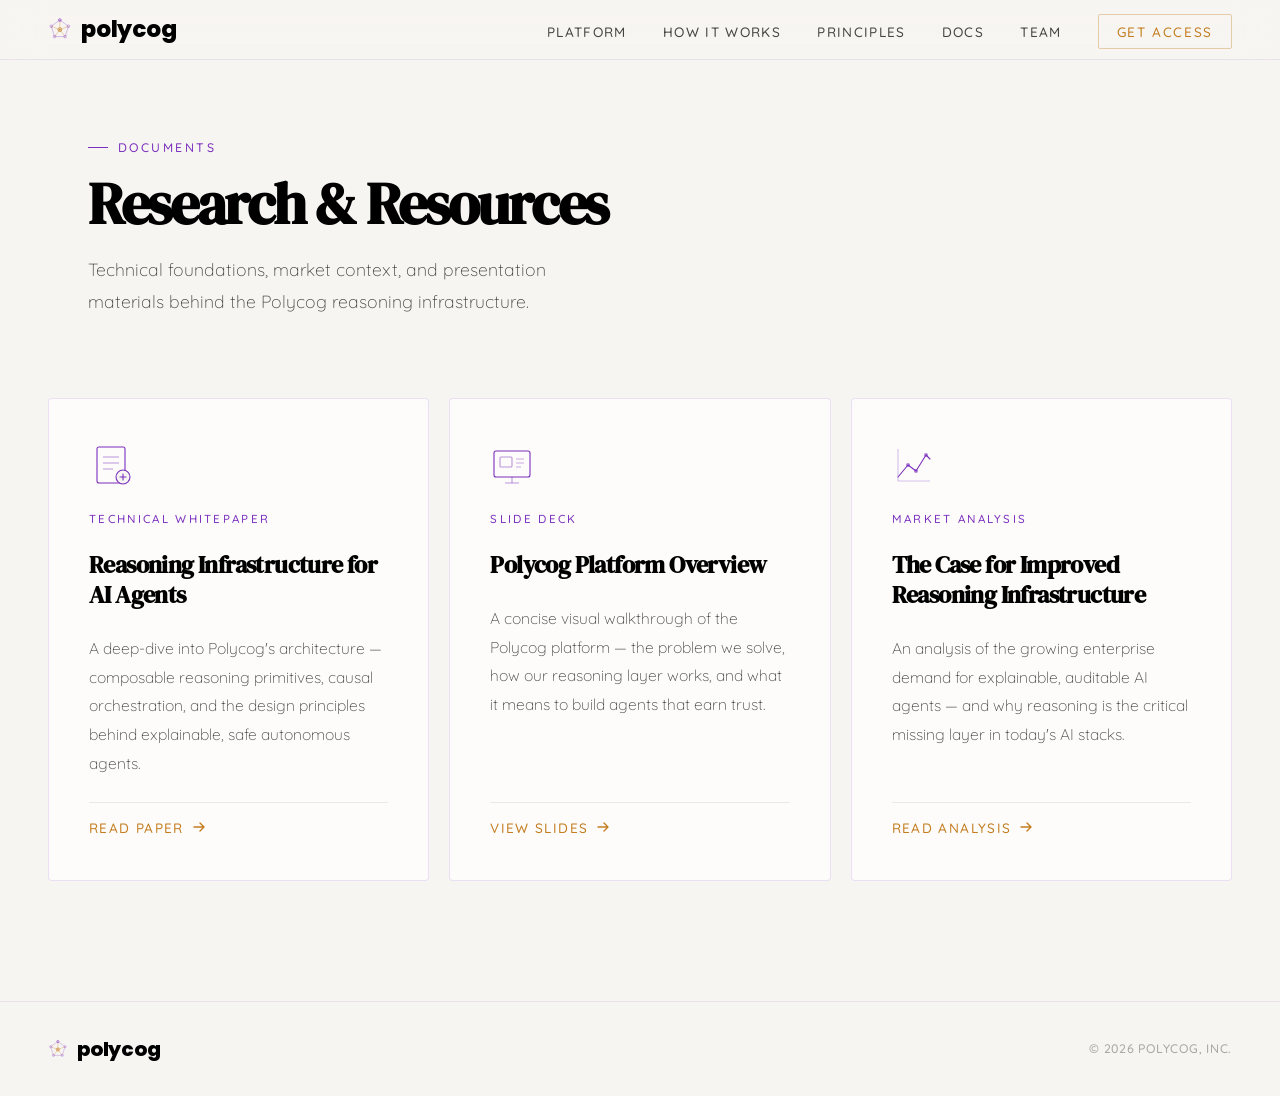
<file: docs.html>
<!doctype html>
<html lang="en">
  <head>
    <!-- Google tag (gtag.js) -->
    <script async src="https://www.googletagmanager.com/gtag/js?id=G-EPN29KP695"></script>
    <script>
      window.dataLayer = window.dataLayer || [];
      function gtag(){dataLayer.push(arguments);}
      gtag('js', new Date());

      gtag('config', 'G-EPN29KP695');
    </script>

    <meta charset="UTF-8" />
    <meta name="viewport" content="width=device-width, initial-scale=1.0, viewport-fit=cover" />

    <title>Polycog &mdash; Documents</title>

    <link rel="icon" type="image/x-icon" href="favicon.ico" />
    <link rel="icon" type="image/png" sizes="32x32" href="images/favicon-32x32.png" />
    <link rel="icon" type="image/png" sizes="16x16" href="images/favicon-16x16.png" />
    <link rel="apple-touch-icon" sizes="180x180" href="images/apple-touch-icon.png" />
    <link rel="manifest" href="images/site.webmanifest" />

    <link rel="preconnect" href="https://fonts.googleapis.com" />
    <link rel="preconnect" href="https://fonts.gstatic.com" crossorigin />
    <link href="https://fonts.googleapis.com/css2?family=DM+Serif+Display:ital@0;1&family=Quicksand:wght@300;400;500;600&family=Poppins:wght@800&display=swap" rel="stylesheet" />

    <link rel="stylesheet" href="css/variables.css" />
    <link rel="stylesheet" href="css/base.css" />
    <style>
        /* docs grid */
        .docs-section {
          padding: 0 48px 120px;
        }

        .docs-grid {
          max-width: 1200px;
          margin: 0 auto;
          display: grid;
          grid-template-columns: repeat(3, 1fr);
          gap: 20px;
        }

        .doc-card {
          background: var(--card-bg);
          border: 1px solid var(--card-border);
          border-radius: 4px;
          padding: 44px 40px;
          display: flex;
          flex-direction: column;
          gap: 24px;
          text-decoration: none;
          color: inherit;
          transition: border-color .3s, box-shadow .3s, transform .3s var(--ease);
          position: relative;
          overflow: hidden;
        }
        .doc-card::before {
          content: '';
          position: absolute;
          top: 0; left: 0; right: 0;
          height: 1px;
          background: linear-gradient(90deg, transparent, var(--secondary), transparent);
          opacity: 0;
          transition: opacity .35s;
        }
        .doc-card:hover::before { opacity: 1; }
        .doc-card:hover {
          border-color: var(--card-hover-border);
          box-shadow: 0 8px 48px rgba(123,47,190,.1), 0 2px 12px rgba(0,0,0,.08);
          transform: translateY(-3px);
        }

        .doc-icon {
          width: 44px; height: 44px;
          color: var(--secondary);
          flex-shrink: 0;
        }

        .doc-type {
          font-size: .58rem;
          letter-spacing: .2em;
          text-transform: uppercase;
          color: var(--secondary);
        }

        .doc-card h2 {
          font-family: var(--font-d);
          font-weight: 700;
          font-size: 1.2rem;
          letter-spacing: -.025em;
          color: var(--text);
          line-height: 1.25;
        }

        .doc-card p {
          font-size: .78rem;
          color: var(--text-2);
          line-height: 1.85;
          font-weight: 300;
          flex: 1;
        }

        .doc-link {
          display: inline-flex;
          align-items: center;
          gap: 8px;
          font-size: .68rem;
          letter-spacing: .1em;
          text-transform: uppercase;
          color: var(--accent);
          padding-top: 16px;
          border-top: 1px solid rgba(17,17,24,.08);
          transition: gap .25s var(--ease);
        }
        .doc-card:hover .doc-link { gap: 12px; }

        /* responsive */
        @media (max-width: 960px) {
          .docs-section { padding: 0 24px 80px; }
          .docs-grid { grid-template-columns: 1fr; }
        }
    </style>


    <style>
      /* reveal */
      .reveal {
          opacity: 0;
          transform: translateY(24px);
          transition: opacity .65s var(--ease), transform .65s var(--ease);
      }
      .reveal.in { opacity:1; transform:none; }
      .d1 { transition-delay: .08s; }
      .d2 { transition-delay: .16s; }
      .d3 { transition-delay: .24s; }
      .d4 { transition-delay: .32s; }
    </style>
  </head>
  <body>
    <!-- Nav -->
    <nav>
      <a href="index.html" class="nav-logo">
        <img src="images/logo.svg" width="24" height="24" alt="" />
        polycog
      </a>
      <ul>
        <li><a href="index.html#platform">Platform</a></li><li><a href="index.html#how">How It Works</a></li><li><a href="index.html#principles">Principles</a></li><li><a href="docs.html">Docs</a></li><li><a href="team.html">Team</a></li><li><a href="index.html#cta" class="nav-btn">Get Access</a></li>
      </ul>
      <button class="nav-hamburger" id="navToggle" aria-label="Toggle menu" aria-expanded="false">
        <span></span><span></span><span></span>
      </button>
    </nav>

    <!-- Mobile nav drawer -->
    <div class="nav-mobile" id="navMobile">
      <a href="index.html#platform" class="nav-mobile-link">Platform</a><a href="index.html#how" class="nav-mobile-link">How It Works</a><a href="index.html#principles" class="nav-mobile-link">Principles</a><a href="docs.html" class="nav-mobile-link">Docs</a><a href="team.html" class="nav-mobile-link">Team</a><a href="index.html#cta" class="nav-btn">Get Access</a>
    </div>
    
    <div class="page-header reveal">
        <div class="label">Documents</div>
        <h1>Research &amp; Resources</h1>
        <p class="page-lead">
            Technical foundations, market context, and presentation materials behind the Polycog reasoning infrastructure.
            
        </p>
    </div>

    <div class="docs-section">
        <div class="docs-grid">

            

            <!-- Technical Whitepaper -->
            
            
            <a href="https://docs.google.com/document/d/1OdHwgNzc8pfVcO0qkOSffF3mN3HdvZKlCFh6Kqi52hw/edit?usp=sharing" target="_blank" rel="noopener noreferrer" class="doc-card reveal d1">
                <svg class="doc-icon" viewBox="0 0 44 44" fill="none">
                    
            
                <rect x="8" y="4" width="28" height="36" rx="2" stroke="currentColor" stroke-width="1.1"/>
                <line x1="14" y1="14" x2="30" y2="14" stroke="currentColor" stroke-width="1.1" stroke-opacity=".5"/>
                <line x1="14" y1="20" x2="30" y2="20" stroke="currentColor" stroke-width="1.1" stroke-opacity=".5"/>
                <line x1="14" y1="26" x2="24" y2="26" stroke="currentColor" stroke-width="1.1" stroke-opacity=".5"/>
                <circle cx="34" cy="34" r="7" fill="var(--bg)" stroke="currentColor" stroke-width="1.1"/>
                <path d="M31 34h6M34 31v6" stroke="currentColor" stroke-width="1.1" stroke-linecap="round"/>
            
            
                </svg>
                <div class="doc-type">Technical Whitepaper</div>
                <h2>Reasoning Infrastructure for AI Agents</h2>
                <p>
                    
            
                A deep-dive into Polycog's architecture &mdash; composable reasoning primitives, causal orchestration, and the design principles behind explainable, safe autonomous agents.
            
            
                </p>
                <div class="doc-link">
                    Read paper
                    <svg width="14" height="14" viewBox="0 0 14 14" fill="none">
                        <path d="M2 7h10M8 3l4 4-4 4" stroke="currentColor" stroke-width="1.4" stroke-linecap="round" stroke-linejoin="round"/>
                    </svg>
                </div>
            </a>

            <!-- Slide Deck -->
            
            
            <a href="https://docs.google.com/presentation/d/1tJq3_-h5HXG_YHy3NParuSQXu65wdVKG5vwChfhQrRU/edit?usp=sharing" target="_blank" rel="noopener noreferrer" class="doc-card reveal d2">
                <svg class="doc-icon" viewBox="0 0 44 44" fill="none">
                    
            
                <rect x="4" y="8" width="36" height="26" rx="2" stroke="currentColor" stroke-width="1.1"/>
                <line x1="22" y1="34" x2="22" y2="40" stroke="currentColor" stroke-width="1.1" stroke-opacity=".5"/>
                <line x1="15" y1="40" x2="29" y2="40" stroke="currentColor" stroke-width="1.1" stroke-opacity=".5"/>
                <rect x="10" y="14" width="12" height="10" rx="1" stroke="currentColor" stroke-width="1.1" stroke-opacity=".5"/>
                <line x1="26" y1="16" x2="34" y2="16" stroke="currentColor" stroke-width="1.1" stroke-opacity=".4"/>
                <line x1="26" y1="20" x2="34" y2="20" stroke="currentColor" stroke-width="1.1" stroke-opacity=".4"/>
                <line x1="26" y1="24" x2="31" y2="24" stroke="currentColor" stroke-width="1.1" stroke-opacity=".4"/>
            
            
                </svg>
                <div class="doc-type">Slide Deck</div>
                <h2>Polycog Platform Overview</h2>
                <p>
                    
            
                A concise visual walkthrough of the Polycog platform &mdash; the problem we solve, how our reasoning layer works, and what it means to build agents that earn trust.
            
            
                </p>
                <div class="doc-link">
                    View slides
                    <svg width="14" height="14" viewBox="0 0 14 14" fill="none">
                        <path d="M2 7h10M8 3l4 4-4 4" stroke="currentColor" stroke-width="1.4" stroke-linecap="round" stroke-linejoin="round"/>
                    </svg>
                </div>
            </a>

            <!-- Slide Deck -->
            
            
            <a href="https://docs.google.com/document/d/1xGQ7erFKuFmJtZq50rcIYYeDqBl1yWP5VyXg0uR-Hv4/edit?usp=sharing" target="_blank" rel="noopener noreferrer" class="doc-card reveal d3">
                <svg class="doc-icon" viewBox="0 0 44 44" fill="none">
                    
            
                <polyline points="6,34 16,22 24,28 34,12 38,16" stroke="currentColor" stroke-width="1.1" stroke-linecap="round" stroke-linejoin="round" fill="none"/>
                <circle cx="16" cy="22" r="2" fill="currentColor" fill-opacity=".6"/>
                <circle cx="24" cy="28" r="2" fill="currentColor" fill-opacity=".6"/>
                <circle cx="34" cy="12" r="2" fill="currentColor" fill-opacity=".6"/>
                <line x1="6" y1="38" x2="38" y2="38" stroke="currentColor" stroke-width="1.1" stroke-opacity=".3"/>
                <line x1="6" y1="6"  x2="6"  y2="38" stroke="currentColor" stroke-width="1.1" stroke-opacity=".3"/>
            
            
                </svg>
                <div class="doc-type">Market Analysis</div>
                <h2>The Case for Improved Reasoning Infrastructure</h2>
                <p>
                    
            
                An analysis of the growing enterprise demand for explainable, auditable AI agents &mdash; and why reasoning is the critical missing layer in today's AI stacks.
            
            
                </p>
                <div class="doc-link">
                    Read analysis
                    <svg width="14" height="14" viewBox="0 0 14 14" fill="none">
                        <path d="M2 7h10M8 3l4 4-4 4" stroke="currentColor" stroke-width="1.4" stroke-linecap="round" stroke-linejoin="round"/>
                    </svg>
                </div>
            </a>

        </div>
    </div>

  
    <footer>
      <a href="index.html" class="foot-logo">
        <img src="images/logo.svg" width="20" height="20" alt="" />
        polycog
      </a>
      <div class="foot-copy">© 2026 POLYCOG, INC.</div>
    </footer>
    
    <script>
      // Mobile nav toggle
      const navToggle = document.getElementById('navToggle');
      const navMobile = document.getElementById('navMobile');
      navToggle.addEventListener('click', () => {
        const open = navMobile.classList.toggle('open');
        navToggle.classList.toggle('open', open);
        navToggle.setAttribute('aria-expanded', open);
      });
      navMobile.querySelectorAll('a').forEach(a => {
        a.addEventListener('click', () => {
          navMobile.classList.remove('open');
          navToggle.classList.remove('open');
          navToggle.setAttribute('aria-expanded', false);
        });
      });

      // Scroll reveal
      const ro = new IntersectionObserver(entries=>{
        entries.forEach(e=>{ if(e.isIntersecting){ e.target.classList.add('in'); ro.unobserve(e.target); } });
      },{ threshold: 0.08 });
      document.querySelectorAll('.reveal').forEach(el=>ro.observe(el));

      //
    </script>
  </body>
</html>
</file>
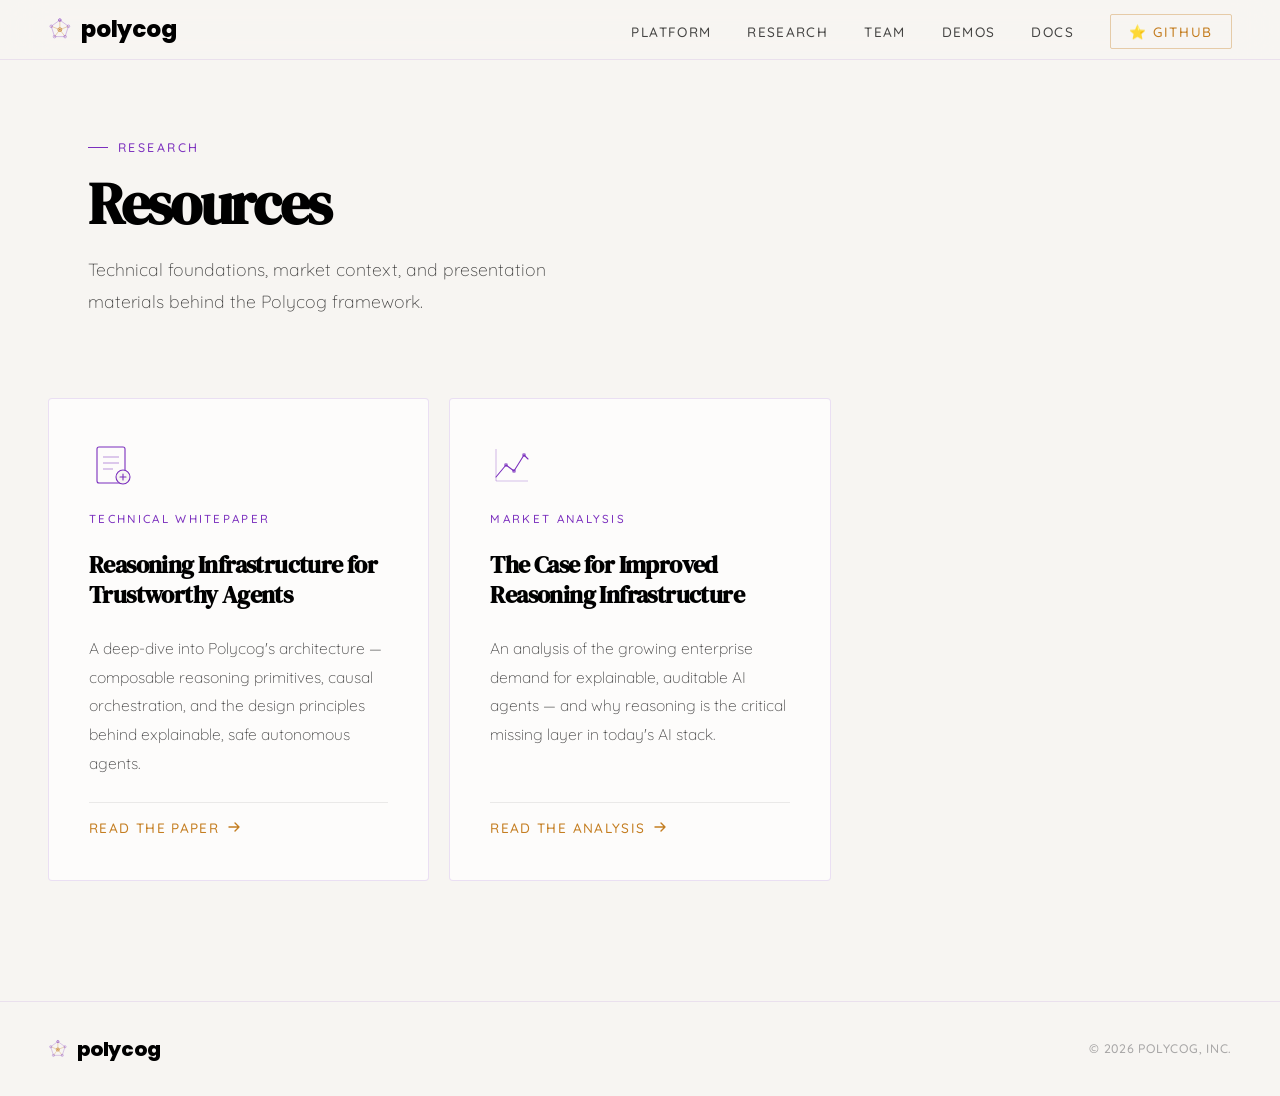
<file: research.html>
<!doctype html>
<html lang="en">
  <head>
    <!-- Google tag (gtag.js) -->
    <script async src="https://www.googletagmanager.com/gtag/js?id=G-EPN29KP695"></script>
    <script>
      window.dataLayer = window.dataLayer || [];
      function gtag(){dataLayer.push(arguments);}
      gtag('js', new Date());

      gtag('config', 'G-EPN29KP695');
    </script>

    <meta charset="UTF-8" />
    <meta name="viewport" content="width=device-width, initial-scale=1.0, viewport-fit=cover" />

    <title>Polycog &mdash; Research</title>

    <link rel="icon" type="image/x-icon" href="favicon.ico" />
    <link rel="icon" type="image/png" sizes="32x32" href="images/favicon-32x32.png" />
    <link rel="icon" type="image/png" sizes="16x16" href="images/favicon-16x16.png" />
    <link rel="apple-touch-icon" sizes="180x180" href="images/apple-touch-icon.png" />
    <link rel="manifest" href="images/site.webmanifest" />

    <link rel="preconnect" href="https://fonts.googleapis.com" />
    <link rel="preconnect" href="https://fonts.gstatic.com" crossorigin />
    <link href="https://fonts.googleapis.com/css2?family=DM+Serif+Display:ital@0;1&family=Quicksand:wght@300;400;500;600&family=Poppins:wght@800&display=swap" rel="stylesheet" />

    <link rel="stylesheet" href="css/variables.css" />
    <link rel="stylesheet" href="css/base.css" />
    <style>
        /* docs grid */
        .docs-section {
          padding: 0 48px 120px;
        }

        .docs-grid {
          max-width: 1200px;
          margin: 0 auto;
          display: grid;
          grid-template-columns: repeat(3, 1fr);
          gap: 20px;
        }

        .doc-card {
          background: var(--card-bg);
          border: 1px solid var(--card-border);
          border-radius: 4px;
          padding: 44px 40px;
          display: flex;
          flex-direction: column;
          gap: 24px;
          text-decoration: none;
          color: inherit;
          transition: border-color .3s, box-shadow .3s, transform .3s var(--ease);
          position: relative;
          overflow: hidden;
        }
        .doc-card::before {
          content: '';
          position: absolute;
          top: 0; left: 0; right: 0;
          height: 1px;
          background: linear-gradient(90deg, transparent, var(--secondary), transparent);
          opacity: 0;
          transition: opacity .35s;
        }
        .doc-card:hover::before { opacity: 1; }
        .doc-card:hover {
          border-color: var(--card-hover-border);
          box-shadow: 0 8px 48px rgba(123,47,190,.1), 0 2px 12px rgba(0,0,0,.08);
          transform: translateY(-3px);
        }

        .doc-icon {
          width: 44px; height: 44px;
          color: var(--secondary);
          flex-shrink: 0;
        }

        .doc-type {
          font-size: .58rem;
          letter-spacing: .2em;
          text-transform: uppercase;
          color: var(--secondary);
        }

        .doc-card h2 {
          font-family: var(--font-d);
          font-weight: 700;
          font-size: 1.2rem;
          letter-spacing: -.025em;
          color: var(--text);
          line-height: 1.25;
        }

        .doc-card p {
          font-size: .78rem;
          color: var(--text-2);
          line-height: 1.85;
          font-weight: 300;
          flex: 1;
        }

        .doc-link {
          display: inline-flex;
          align-items: center;
          gap: 8px;
          font-size: .68rem;
          letter-spacing: .1em;
          text-transform: uppercase;
          color: var(--accent);
          padding-top: 16px;
          border-top: 1px solid rgba(17,17,24,.08);
          transition: gap .25s var(--ease);
        }
        .doc-card:hover .doc-link { gap: 12px; }

        /* responsive */
        @media (max-width: 960px) {
          .docs-section { padding: 0 24px 80px; }
          .docs-grid { grid-template-columns: 1fr; }
        }
    </style>


    <style>
      /* reveal */
      .reveal {
          opacity: 0;
          transform: translateY(24px);
          transition: opacity .65s var(--ease), transform .65s var(--ease);
      }
      .reveal.in { opacity:1; transform:none; }
      .d1 { transition-delay: .08s; }
      .d2 { transition-delay: .16s; }
      .d3 { transition-delay: .24s; }
      .d4 { transition-delay: .32s; }
    </style>
  </head>
  <body>
    <!-- Nav -->
    <nav>
      <a href="index.html" class="nav-logo">
        <img src="images/logo.svg" width="24" height="24" alt="" />
        polycog
      </a>
      <ul>
        <li><a href="index.html#platform">Platform</a></li><li><a href="research.html">Research</a></li><li><a href="team.html">Team</a></li><li><a href="demos.html">Demos</a></li><li><a href="https://cognition.polycog.ai/docs" target="_blank">Docs</a></li><li><a href="https://cognition.polycog.ai" class="nav-btn" target="_blank">⭐ GitHub</a></li>
      </ul>
      <button class="nav-hamburger" id="navToggle" aria-label="Toggle menu" aria-expanded="false">
        <span></span><span></span><span></span>
      </button>
    </nav>

    <!-- Mobile nav drawer -->
    <div class="nav-mobile" id="navMobile">
      <a href="index.html#platform" class="nav-mobile-link">Platform</a><a href="research.html" class="nav-mobile-link">Research</a><a href="team.html" class="nav-mobile-link">Team</a><a href="demos.html" class="nav-mobile-link">Demos</a><a href="https://cognition.polycog.ai/docs" class="nav-mobile-link">Docs</a><a href="https://cognition.polycog.ai" class="nav-btn">⭐ GitHub</a>
    </div>
    
    <div class="page-header reveal">
        <div class="label">Research</div>
        <h1>Resources</h1>
        <p class="page-lead">
            Technical foundations, market context, and presentation materials behind the Polycog framework.
            
        </p>
    </div>

    <div class="docs-section">
        <div class="docs-grid">

            

            
            
            <a href="https://docs.google.com/document/d/1OdHwgNzc8pfVcO0qkOSffF3mN3HdvZKlCFh6Kqi52hw/edit?usp=sharing" target="_blank" rel="noopener noreferrer" class="doc-card reveal d1">
                <svg class="doc-icon" viewBox="0 0 44 44" fill="none">
                    
            
                <rect x="8" y="4" width="28" height="36" rx="2" stroke="currentColor" stroke-width="1.1"/>
                <line x1="14" y1="14" x2="30" y2="14" stroke="currentColor" stroke-width="1.1" stroke-opacity=".5"/>
                <line x1="14" y1="20" x2="30" y2="20" stroke="currentColor" stroke-width="1.1" stroke-opacity=".5"/>
                <line x1="14" y1="26" x2="24" y2="26" stroke="currentColor" stroke-width="1.1" stroke-opacity=".5"/>
                <circle cx="34" cy="34" r="7" fill="var(--bg)" stroke="currentColor" stroke-width="1.1"/>
                <path d="M31 34h6M34 31v6" stroke="currentColor" stroke-width="1.1" stroke-linecap="round"/>
            
            
                </svg>
                <div class="doc-type">Technical Whitepaper</div>
                <h2>Reasoning Infrastructure for Trustworthy Agents</h2>
                <p>
                    
            
                A deep-dive into Polycog's architecture &mdash; composable reasoning primitives, causal orchestration, and the design principles behind explainable, safe autonomous agents.
            
            
                </p>
                <div class="doc-link">
                    Read the paper
                    <svg width="14" height="14" viewBox="0 0 14 14" fill="none">
                        <path d="M2 7h10M8 3l4 4-4 4" stroke="currentColor" stroke-width="1.4" stroke-linecap="round" stroke-linejoin="round"/>
                    </svg>
                </div>
            </a>

            
            
            <a href="https://docs.google.com/document/d/1xGQ7erFKuFmJtZq50rcIYYeDqBl1yWP5VyXg0uR-Hv4/edit?usp=sharing" target="_blank" rel="noopener noreferrer" class="doc-card reveal d2">
                <svg class="doc-icon" viewBox="0 0 44 44" fill="none">
                    
            
                <polyline points="6,34 16,22 24,28 34,12 38,16" stroke="currentColor" stroke-width="1.1" stroke-linecap="round" stroke-linejoin="round" fill="none"/>
                <circle cx="16" cy="22" r="2" fill="currentColor" fill-opacity=".6"/>
                <circle cx="24" cy="28" r="2" fill="currentColor" fill-opacity=".6"/>
                <circle cx="34" cy="12" r="2" fill="currentColor" fill-opacity=".6"/>
                <line x1="6" y1="38" x2="38" y2="38" stroke="currentColor" stroke-width="1.1" stroke-opacity=".3"/>
                <line x1="6" y1="6"  x2="6"  y2="38" stroke="currentColor" stroke-width="1.1" stroke-opacity=".3"/>
            
            
                </svg>
                <div class="doc-type">Market Analysis</div>
                <h2>The Case for Improved Reasoning Infrastructure</h2>
                <p>
                    
            
                An analysis of the growing enterprise demand for explainable, auditable AI agents &mdash; and why reasoning is the critical missing layer in today's AI stack.
            
            
                </p>
                <div class="doc-link">
                    Read the analysis
                    <svg width="14" height="14" viewBox="0 0 14 14" fill="none">
                        <path d="M2 7h10M8 3l4 4-4 4" stroke="currentColor" stroke-width="1.4" stroke-linecap="round" stroke-linejoin="round"/>
                    </svg>
                </div>
            </a>

        </div>
    </div>

  
    <footer>
      <a href="index.html" class="foot-logo">
        <img src="images/logo.svg" width="20" height="20" alt="" />
        polycog
      </a>
      <div class="foot-copy">© 2026 POLYCOG, INC.</div>
    </footer>
    
    <script>
      // Mobile nav toggle
      const navToggle = document.getElementById('navToggle');
      const navMobile = document.getElementById('navMobile');
      navToggle.addEventListener('click', () => {
        const open = navMobile.classList.toggle('open');
        navToggle.classList.toggle('open', open);
        navToggle.setAttribute('aria-expanded', open);
      });
      navMobile.querySelectorAll('a').forEach(a => {
        a.addEventListener('click', () => {
          navMobile.classList.remove('open');
          navToggle.classList.remove('open');
          navToggle.setAttribute('aria-expanded', false);
        });
      });

      // Scroll reveal
      const ro = new IntersectionObserver(entries=>{
        entries.forEach(e=>{ if(e.isIntersecting){ e.target.classList.add('in'); ro.unobserve(e.target); } });
      },{ threshold: 0.08 });
      document.querySelectorAll('.reveal').forEach(el=>ro.observe(el));

      //
    </script>
  </body>
</html>
</file>
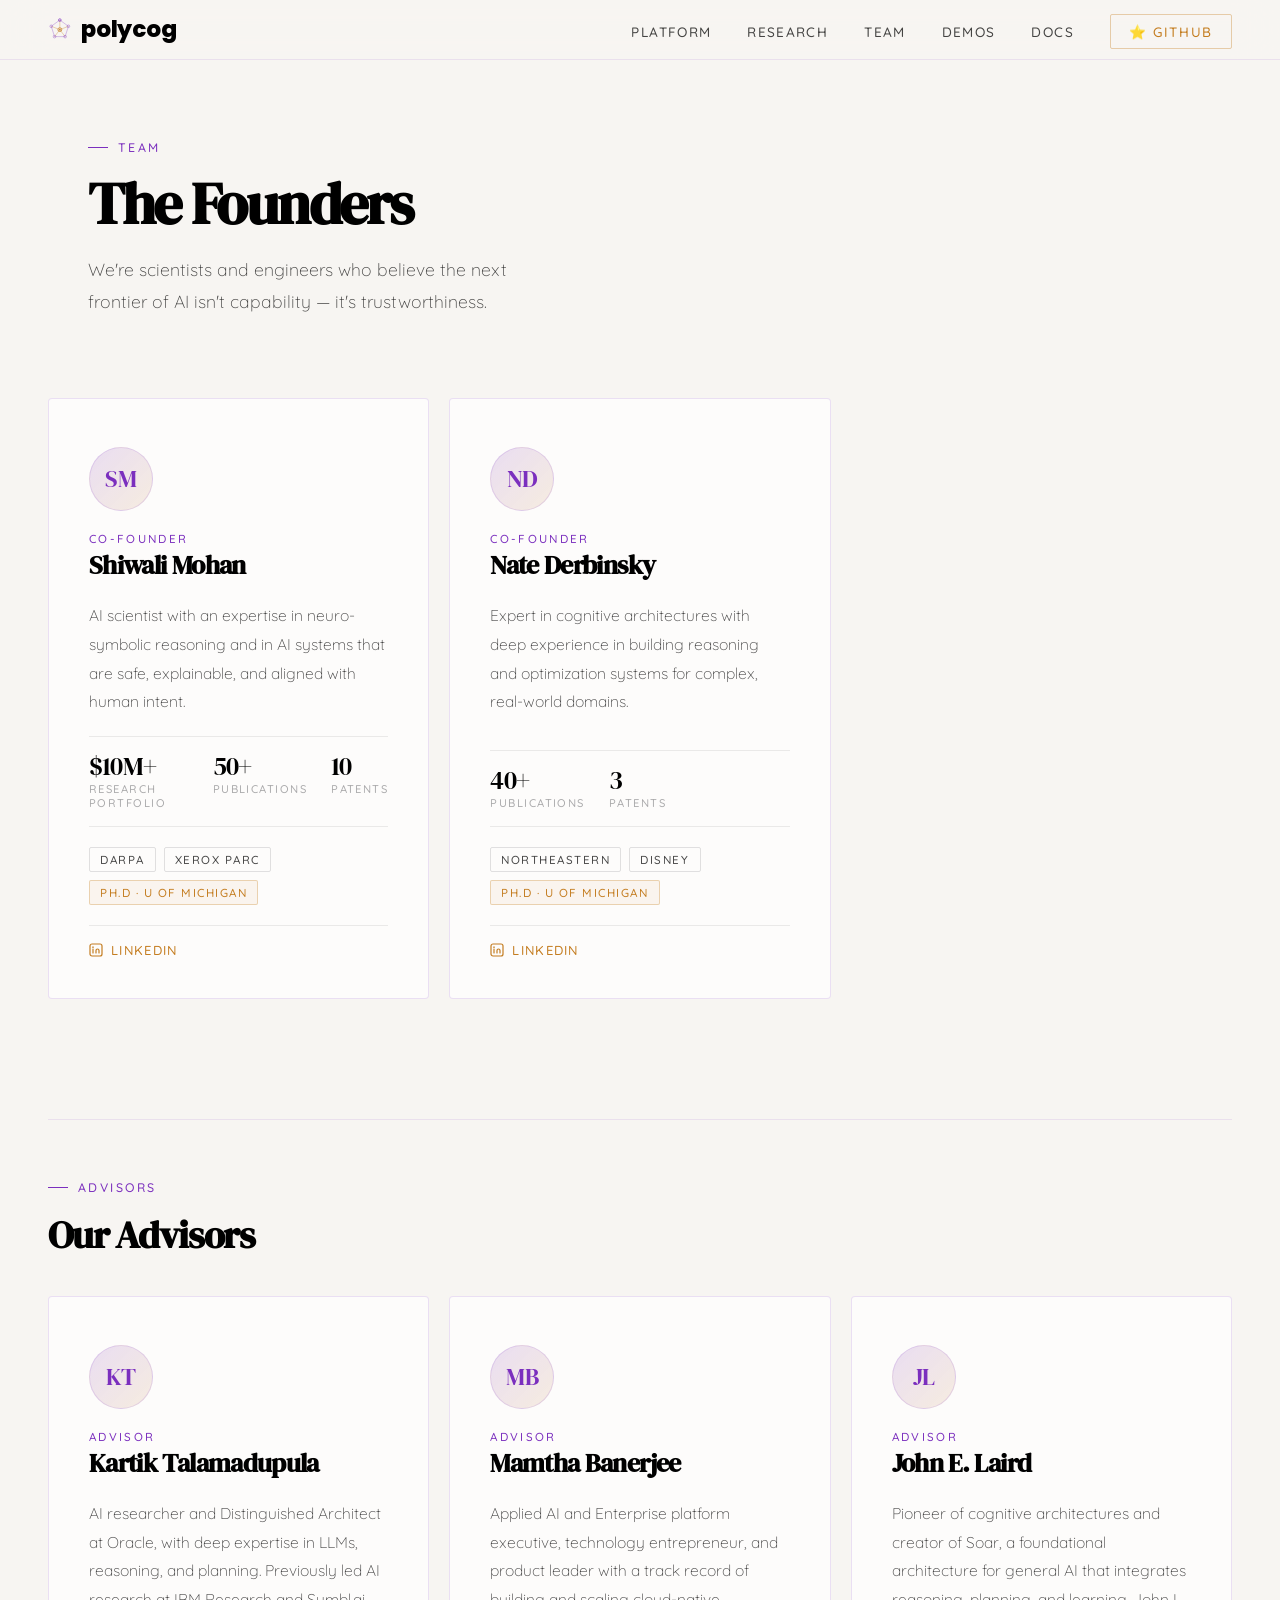
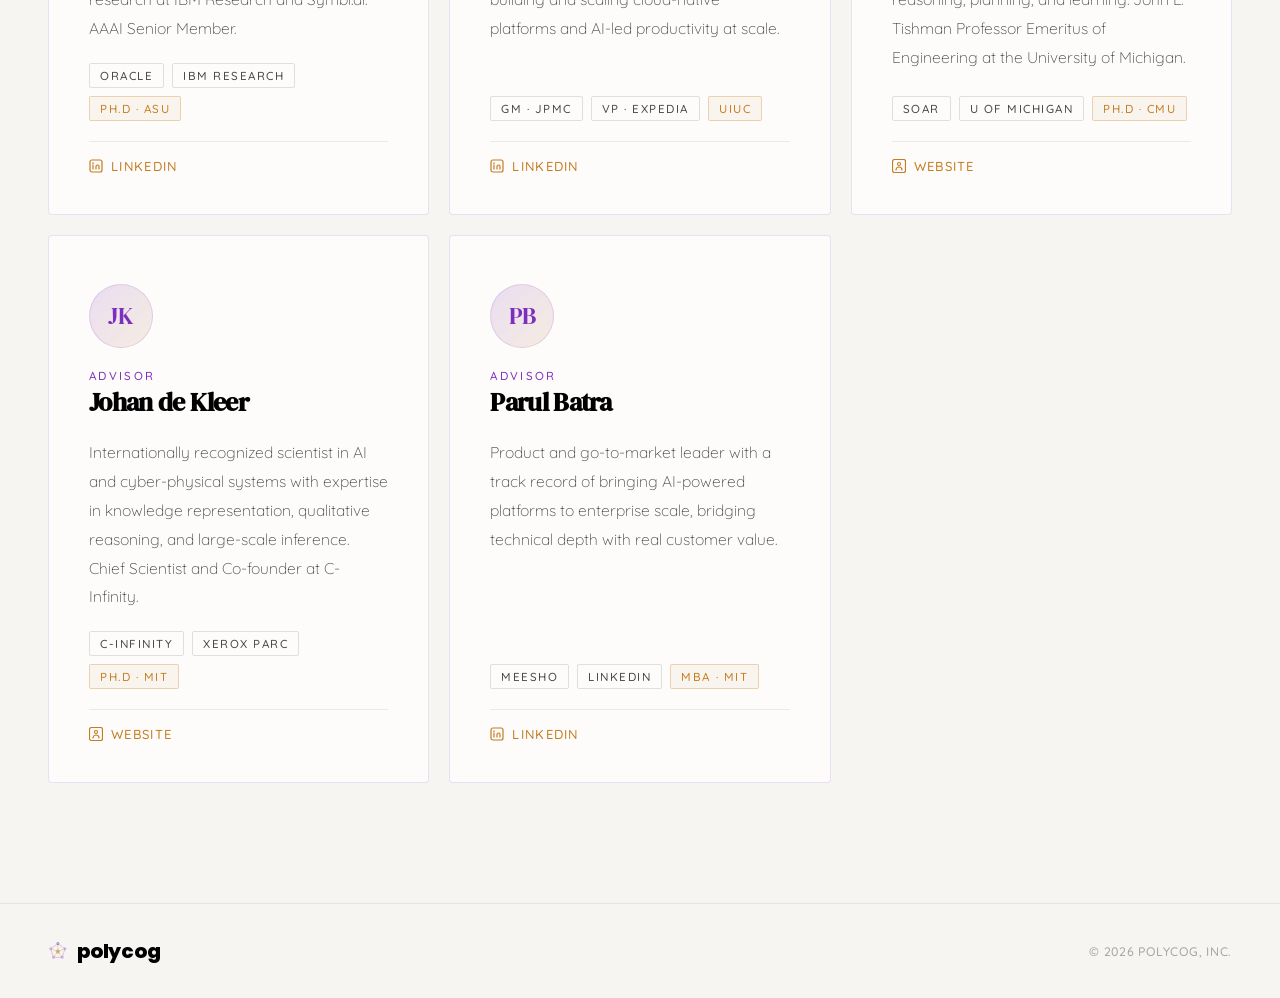
<file: team.html>
<!doctype html>
<html lang="en">
  <head>
    <!-- Google tag (gtag.js) -->
    <script async src="https://www.googletagmanager.com/gtag/js?id=G-EPN29KP695"></script>
    <script>
      window.dataLayer = window.dataLayer || [];
      function gtag(){dataLayer.push(arguments);}
      gtag('js', new Date());

      gtag('config', 'G-EPN29KP695');
    </script>

    <meta charset="UTF-8" />
    <meta name="viewport" content="width=device-width, initial-scale=1.0, viewport-fit=cover" />

    <title>Polycog &mdash; Team</title>

    <link rel="icon" type="image/x-icon" href="favicon.ico" />
    <link rel="icon" type="image/png" sizes="32x32" href="images/favicon-32x32.png" />
    <link rel="icon" type="image/png" sizes="16x16" href="images/favicon-16x16.png" />
    <link rel="apple-touch-icon" sizes="180x180" href="images/apple-touch-icon.png" />
    <link rel="manifest" href="images/site.webmanifest" />

    <link rel="preconnect" href="https://fonts.googleapis.com" />
    <link rel="preconnect" href="https://fonts.gstatic.com" crossorigin />
    <link href="https://fonts.googleapis.com/css2?family=DM+Serif+Display:ital@0;1&family=Quicksand:wght@300;400;500;600&family=Poppins:wght@800&display=swap" rel="stylesheet" />

    <link rel="stylesheet" href="css/variables.css" />
    <link rel="stylesheet" href="css/base.css" />
    <style>
        /* team grid */
        .team-section {
          padding: 0 48px 120px;
        }

        .team-grid {
          max-width: 1200px;
          margin: 0 auto;
          display: grid;
          grid-template-columns: repeat(3, 1fr);
          gap: 20px;
        }

        .team-card {
          background: var(--card-bg);
          border: 1px solid var(--card-border);
          border-radius: 4px;
          padding: 48px 40px 40px;
          display: flex;
          flex-direction: column;
          gap: 20px;
          text-decoration: none;
          color: inherit;
          transition: border-color .3s, box-shadow .3s, transform .3s var(--ease);
          position: relative;
          overflow: hidden;
        }
        .team-card::before {
          content: '';
          position: absolute;
          top: 0; left: 0; right: 0;
          height: 1px;
          background: linear-gradient(90deg, transparent, var(--secondary), transparent);
          opacity: 0;
          transition: opacity .35s;
        }
        .team-card:hover::before { opacity: 1; }
        .team-card:hover {
          border-color: var(--card-hover-border);
          box-shadow: 0 8px 48px rgba(123,47,190,.1), 0 2px 12px rgba(0,0,0,.08);
          transform: translateY(-3px);
        }

        .founder-avatar {
          width: 64px; height: 64px;
          border-radius: 50%;
          background: linear-gradient(135deg, rgba(123,47,190,.15), rgba(196,125,32,.12));
          border: 1px solid var(--card-border);
          display: flex;
          align-items: center;
          justify-content: center;
          flex-shrink: 0;
        }

        .founder-initials {
          font-family: var(--font-d);
          font-size: 1.2rem;
          color: var(--secondary);
          letter-spacing: -.02em;
        }

        .founder-role {
          font-size: .58rem;
          letter-spacing: .2em;
          text-transform: uppercase;
          color: var(--secondary);
        }

        .team-card h2 {
          font-family: var(--font-d);
          font-weight: 700;
          font-size: 1.3rem;
          letter-spacing: -.025em;
          color: var(--text);
          line-height: 1.2;
          margin-top: 4px;
        }

        .team-card p {
          font-size: .78rem;
          color: var(--text-2);
          line-height: 1.85;
          font-weight: 300;
          flex: 1;
        }

        .linkedin-link {
          display: inline-flex;
          align-items: center;
          gap: 8px;
          font-size: .65rem;
          letter-spacing: .1em;
          text-transform: uppercase;
          color: var(--accent);
          text-decoration: none;
          padding-top: 16px;
          border-top: 1px solid rgba(17,17,24,.08);
          transition: gap .25s var(--ease);
        }
        .team-card:hover .linkedin-link { gap: 12px; }

        .founder-stats {
          display: flex;
          gap: 24px;
          padding: 16px 0;
          border-top: 1px solid rgba(17,17,24,.08);
          border-bottom: 1px solid rgba(17,17,24,.08);
        }

        .founder-stat {
          display: flex;
          flex-direction: column;
          gap: 3px;
        }

        .stat-value {
          font-family: var(--font-d);
          font-size: 1.3rem;
          letter-spacing: -.03em;
          color: var(--text);
          line-height: 1;
        }

        .stat-label {
          font-size: .56rem;
          letter-spacing: .13em;
          text-transform: uppercase;
          color: var(--text-3);
        }

        .exp-tags {
          display: flex;
          flex-wrap: wrap;
          gap: 8px;
        }

        .exp-tag {
          font-size: .58rem;
          letter-spacing: .13em;
          text-transform: uppercase;
          color: var(--text-2);
          border: 1px solid rgba(17,17,24,.12);
          border-radius: 2px;
          padding: 4px 10px;
        }

        .exp-tag.highlight {
          color: var(--accent);
          border-color: rgba(196,125,32,.3);
          background: rgba(196,125,32,.06);
        }

        /* advisors */
        .advisors-section {
          padding: 0 48px 120px;
        }

        .advisors-header {
          max-width: 1200px;
          margin: 0 auto 40px;
          padding-top: 60px;
          border-top: 1px solid rgba(123,47,190,.1);
        }

        .advisors-grid {
          max-width: 1200px;
          margin: 0 auto;
          display: grid;
          grid-template-columns: repeat(3, 1fr);
          gap: 20px;
        }

        /* responsive */
        @media (max-width: 960px) {
          .team-section { padding: 0 24px 80px; }
          .team-grid { grid-template-columns: 1fr; }
          .advisors-section { padding: 0 24px 80px; }
          .advisors-grid { grid-template-columns: 1fr; }
        }
    </style>


    <style>
      /* reveal */
      .reveal {
          opacity: 0;
          transform: translateY(24px);
          transition: opacity .65s var(--ease), transform .65s var(--ease);
      }
      .reveal.in { opacity:1; transform:none; }
      .d1 { transition-delay: .08s; }
      .d2 { transition-delay: .16s; }
      .d3 { transition-delay: .24s; }
      .d4 { transition-delay: .32s; }
    </style>
  </head>
  <body>
    <!-- Nav -->
    <nav>
      <a href="index.html" class="nav-logo">
        <img src="images/logo.svg" width="24" height="24" alt="" />
        polycog
      </a>
      <ul>
        <li><a href="index.html#platform">Platform</a></li><li><a href="research.html">Research</a></li><li><a href="team.html">Team</a></li><li><a href="demos.html">Demos</a></li><li><a href="https://cognition.polycog.ai/docs" target="_blank">Docs</a></li><li><a href="https://cognition.polycog.ai" class="nav-btn" target="_blank">⭐ GitHub</a></li>
      </ul>
      <button class="nav-hamburger" id="navToggle" aria-label="Toggle menu" aria-expanded="false">
        <span></span><span></span><span></span>
      </button>
    </nav>

    <!-- Mobile nav drawer -->
    <div class="nav-mobile" id="navMobile">
      <a href="index.html#platform" class="nav-mobile-link">Platform</a><a href="research.html" class="nav-mobile-link">Research</a><a href="team.html" class="nav-mobile-link">Team</a><a href="demos.html" class="nav-mobile-link">Demos</a><a href="https://cognition.polycog.ai/docs" class="nav-mobile-link">Docs</a><a href="https://cognition.polycog.ai" class="nav-btn">⭐ GitHub</a>
    </div>
    
    <div class="page-header reveal">
        <div class="label">Team</div>
        <h1>The Founders</h1>
        <p class="page-lead">
            We're scientists and engineers who believe the next frontier of AI isn't capability &mdash; it's trustworthiness.
            
        </p>
    </div>

    <div class="team-section">
      <div class="team-grid">
          
          
      
      <a href="https://www.linkedin.com/in/shiwalimohan/" target="_blank" rel="noopener noreferrer" class="team-card reveal d1">
        <div class="founder-avatar"><span class="founder-initials">SM</span></div>
        <div>
          <div class="founder-role">Co-Founder</div>
          <h2>Shiwali Mohan</h2>
        </div>
        <p>
          
              AI scientist with an expertise in neuro-symbolic reasoning and in AI systems that are safe, explainable, and aligned with human intent.
          
          </p>
        
        <div class="founder-stats">
          
          
              
          <div class="founder-stat">
            <span class="stat-value">$10M+</span>
            <span class="stat-label">Research Portfolio</span>
          </div>
              
          <div class="founder-stat">
            <span class="stat-value">50+</span>
            <span class="stat-label">Publications</span>
          </div>
              
          <div class="founder-stat">
            <span class="stat-value">10</span>
            <span class="stat-label">Patents</span>
          </div>
          
          
        </div>
        
        <div class="exp-tags">
          
          
              
          <span class="exp-tag">DARPA</span>
              
          <span class="exp-tag">Xerox PARC</span>
              
          <span class="exp-tag highlight">Ph.D · U of Michigan</span>
          
          
        </div>
        <div class="linkedin-link">
        
        
          <svg width="14" height="14" viewBox="0 0 14 14" fill="none">
            <rect x="1" y="1" width="12" height="12" rx="2" stroke="currentColor" stroke-width="1.2"/>
            <line x1="4" y1="6" x2="4" y2="10" stroke="currentColor" stroke-width="1.2" stroke-linecap="round"/>
            <line x1="4" y1="4" x2="4" y2="4.5" stroke="currentColor" stroke-width="1.4" stroke-linecap="round"/>
            <path d="M7 10V7.5C7 6.7 7.5 6 8.5 6S10 6.7 10 7.5V10" stroke="currentColor" stroke-width="1.2" stroke-linecap="round"/>
          </svg>
          LinkedIn
        
        </div>
      </a>

          
          
      
      <a href="https://www.linkedin.com/in/natederbinsky/" target="_blank" rel="noopener noreferrer" class="team-card reveal d2">
        <div class="founder-avatar"><span class="founder-initials">ND</span></div>
        <div>
          <div class="founder-role">Co-Founder</div>
          <h2>Nate Derbinsky</h2>
        </div>
        <p>
          
              Expert in cognitive architectures with deep experience in building reasoning and optimization systems for complex, real-world domains.
          
          </p>
        
        <div class="founder-stats">
          
          
              
          <div class="founder-stat">
            <span class="stat-value">40+</span>
            <span class="stat-label">Publications</span>
          </div>
              
          <div class="founder-stat">
            <span class="stat-value">3</span>
            <span class="stat-label">Patents</span>
          </div>
          
          
        </div>
        
        <div class="exp-tags">
          
          
              
          <span class="exp-tag">Northeastern</span>
              
          <span class="exp-tag">Disney</span>
              
          <span class="exp-tag highlight">Ph.D · U of Michigan</span>
          
          
        </div>
        <div class="linkedin-link">
        
        
          <svg width="14" height="14" viewBox="0 0 14 14" fill="none">
            <rect x="1" y="1" width="12" height="12" rx="2" stroke="currentColor" stroke-width="1.2"/>
            <line x1="4" y1="6" x2="4" y2="10" stroke="currentColor" stroke-width="1.2" stroke-linecap="round"/>
            <line x1="4" y1="4" x2="4" y2="4.5" stroke="currentColor" stroke-width="1.4" stroke-linecap="round"/>
            <path d="M7 10V7.5C7 6.7 7.5 6 8.5 6S10 6.7 10 7.5V10" stroke="currentColor" stroke-width="1.2" stroke-linecap="round"/>
          </svg>
          LinkedIn
        
        </div>
      </a>
      </div>
    </div>

    <div class="advisors-section">
      <div class="advisors-header reveal">
        <div class="label">Advisors</div>
        <h2 style="font-family:var(--font-d);font-size:clamp(1.6rem,3vw,2.4rem);letter-spacing:-.03em;color:var(--text);">Our Advisors</h2>
      </div>
      <div class="advisors-grid">
          
          
      
      <a href="https://www.linkedin.com/in/ktalamad/" target="_blank" rel="noopener noreferrer" class="team-card reveal d1">
        <div class="founder-avatar"><span class="founder-initials">KT</span></div>
        <div>
          <div class="founder-role">Advisor</div>
          <h2>Kartik Talamadupula</h2>
        </div>
        <p>
          
              AI researcher and Distinguished Architect at Oracle, with deep expertise in LLMs, reasoning, and planning.
              Previously led AI research at IBM Research and Symbl.ai.
              AAAI Senior Member.
          
          </p>
        
        <div class="exp-tags">
          
          
              
          <span class="exp-tag">Oracle</span>
              
          <span class="exp-tag">IBM Research</span>
              
          <span class="exp-tag highlight">Ph.D · ASU</span>
          
          
        </div>
        <div class="linkedin-link">
        
        
          <svg width="14" height="14" viewBox="0 0 14 14" fill="none">
            <rect x="1" y="1" width="12" height="12" rx="2" stroke="currentColor" stroke-width="1.2"/>
            <line x1="4" y1="6" x2="4" y2="10" stroke="currentColor" stroke-width="1.2" stroke-linecap="round"/>
            <line x1="4" y1="4" x2="4" y2="4.5" stroke="currentColor" stroke-width="1.4" stroke-linecap="round"/>
            <path d="M7 10V7.5C7 6.7 7.5 6 8.5 6S10 6.7 10 7.5V10" stroke="currentColor" stroke-width="1.2" stroke-linecap="round"/>
          </svg>
          LinkedIn
        
        </div>
      </a>

          
          
      
      <a href="https://www.linkedin.com/in/mamthabanerjee/" target="_blank" rel="noopener noreferrer" class="team-card reveal d2">
        <div class="founder-avatar"><span class="founder-initials">MB</span></div>
        <div>
          <div class="founder-role">Advisor</div>
          <h2>Mamtha Banerjee</h2>
        </div>
        <p>
          
              Applied AI and Enterprise platform executive, technology entrepreneur, and product leader with a track record of building and scaling cloud-native platforms and AI-led productivity at scale.
          
          </p>
        
        <div class="exp-tags">
          
          
              
          <span class="exp-tag">GM · JPMC</span>
              
          <span class="exp-tag">VP · Expedia</span>
              
          <span class="exp-tag highlight">UIUC</span>
          
          
        </div>
        <div class="linkedin-link">
        
        
          <svg width="14" height="14" viewBox="0 0 14 14" fill="none">
            <rect x="1" y="1" width="12" height="12" rx="2" stroke="currentColor" stroke-width="1.2"/>
            <line x1="4" y1="6" x2="4" y2="10" stroke="currentColor" stroke-width="1.2" stroke-linecap="round"/>
            <line x1="4" y1="4" x2="4" y2="4.5" stroke="currentColor" stroke-width="1.4" stroke-linecap="round"/>
            <path d="M7 10V7.5C7 6.7 7.5 6 8.5 6S10 6.7 10 7.5V10" stroke="currentColor" stroke-width="1.2" stroke-linecap="round"/>
          </svg>
          LinkedIn
        
        </div>
      </a>

          
          
      
      <a href="https://laird.engin.umich.edu/" target="_blank" rel="noopener noreferrer" class="team-card reveal d3">
        <div class="founder-avatar"><span class="founder-initials">JL</span></div>
        <div>
          <div class="founder-role">Advisor</div>
          <h2>John E. Laird</h2>
        </div>
        <p>
          
              Pioneer of cognitive architectures and creator of Soar, a foundational architecture for general AI that integrates reasoning, planning, and learning.
              John L. Tishman Professor Emeritus of Engineering at the University of Michigan.
          
          </p>
        
        <div class="exp-tags">
          
          
              
          <span class="exp-tag">Soar</span>
              
          <span class="exp-tag">U of Michigan</span>
              
          <span class="exp-tag highlight">Ph.D · CMU</span>
          
          
        </div>
        <div class="linkedin-link">
        
        
          <svg width="14" height="14" viewBox="0 0 14 14" fill="none">
            <rect x="0.5" y="0.5" width="13" height="13" rx="2" stroke="currentColor" stroke-width="1.2"/>
            <circle cx="7" cy="5" r="1.5" stroke="currentColor" stroke-width="1.1"/>
            <path d="M4 11c0-1.66 1.34-3 3-3s3 1.34 3 3" stroke="currentColor" stroke-width="1.2" stroke-linecap="round"/>
          </svg>
          Website
        
        </div>
      </a>

          
          
      
      <a href="https://dekleer.org" target="_blank" rel="noopener noreferrer" class="team-card reveal d1">
        <div class="founder-avatar"><span class="founder-initials">JK</span></div>
        <div>
          <div class="founder-role">Advisor</div>
          <h2>Johan de Kleer</h2>
        </div>
        <p>
          
              Internationally recognized scientist in AI and cyber-physical systems with expertise in knowledge representation, qualitative reasoning, and large-scale inference.
              Chief Scientist and Co-founder at C-Infinity.
          
          </p>
        
        <div class="exp-tags">
          
          
              
          <span class="exp-tag">c-infinity</span>
              
          <span class="exp-tag">Xerox PARC</span>
              
          <span class="exp-tag highlight">Ph.D · MIT</span>
          
          
        </div>
        <div class="linkedin-link">
        
        
          <svg width="14" height="14" viewBox="0 0 14 14" fill="none">
            <rect x="0.5" y="0.5" width="13" height="13" rx="2" stroke="currentColor" stroke-width="1.2"/>
            <circle cx="7" cy="5" r="1.5" stroke="currentColor" stroke-width="1.1"/>
            <path d="M4 11c0-1.66 1.34-3 3-3s3 1.34 3 3" stroke="currentColor" stroke-width="1.2" stroke-linecap="round"/>
          </svg>
          Website
        
        </div>
      </a>

          

          
          
      
      <a href="https://www.linkedin.com/in/parulbatra/" target="_blank" rel="noopener noreferrer" class="team-card reveal d2">
        <div class="founder-avatar"><span class="founder-initials">PB</span></div>
        <div>
          <div class="founder-role">Advisor</div>
          <h2>Parul Batra</h2>
        </div>
        <p>
          
              Product and go-to-market leader with a track record of bringing AI-powered platforms to enterprise scale, bridging technical depth with real customer value.
          
          </p>
        
        <div class="exp-tags">
          
          
              
          <span class="exp-tag">Meesho</span>
              
          <span class="exp-tag">LinkedIn</span>
              
          <span class="exp-tag highlight">MBA · MIT</span>
          
          
        </div>
        <div class="linkedin-link">
        
        
          <svg width="14" height="14" viewBox="0 0 14 14" fill="none">
            <rect x="1" y="1" width="12" height="12" rx="2" stroke="currentColor" stroke-width="1.2"/>
            <line x1="4" y1="6" x2="4" y2="10" stroke="currentColor" stroke-width="1.2" stroke-linecap="round"/>
            <line x1="4" y1="4" x2="4" y2="4.5" stroke="currentColor" stroke-width="1.4" stroke-linecap="round"/>
            <path d="M7 10V7.5C7 6.7 7.5 6 8.5 6S10 6.7 10 7.5V10" stroke="currentColor" stroke-width="1.2" stroke-linecap="round"/>
          </svg>
          LinkedIn
        
        </div>
      </a>
      </div>
    </div>

  
    <footer>
      <a href="index.html" class="foot-logo">
        <img src="images/logo.svg" width="20" height="20" alt="" />
        polycog
      </a>
      <div class="foot-copy">© 2026 POLYCOG, INC.</div>
    </footer>
    
    <script>
      // Mobile nav toggle
      const navToggle = document.getElementById('navToggle');
      const navMobile = document.getElementById('navMobile');
      navToggle.addEventListener('click', () => {
        const open = navMobile.classList.toggle('open');
        navToggle.classList.toggle('open', open);
        navToggle.setAttribute('aria-expanded', open);
      });
      navMobile.querySelectorAll('a').forEach(a => {
        a.addEventListener('click', () => {
          navMobile.classList.remove('open');
          navToggle.classList.remove('open');
          navToggle.setAttribute('aria-expanded', false);
        });
      });

      // Scroll reveal
      const ro = new IntersectionObserver(entries=>{
        entries.forEach(e=>{ if(e.isIntersecting){ e.target.classList.add('in'); ro.unobserve(e.target); } });
      },{ threshold: 0.08 });
      document.querySelectorAll('.reveal').forEach(el=>ro.observe(el));

      //
    </script>
  </body>
</html>
</file>
<file: css/variables.css>
:root {
    --bg:        #F7F5F2;
    --primary:   #3C096C;
    --secondary: #7B2FBE;
    --accent:    #C47D20;
    --text:      #000000;
    --text-2:    rgba(0,0,0,.72);
    --text-3:    rgba(17,17,24,.35);
    --card-bg:   rgba(255,255,255,.7);
    --card-border: rgba(123,47,190,.14);
    --card-hover-border: rgba(123,47,190,.32);
    --glow-accent: rgba(196,125,32,.18);
    --glow-purple: rgba(123,47,190,.14);
    --font-d: 'DM Serif Display', serif;
    --font-m: 'Quicksand', sans-serif;
    --ease: cubic-bezier(.16,1,.3,1);
}
</file>
<file: css/base.css>
*, *::before, *::after { box-sizing: border-box; margin: 0; padding: 0; }

html {
    scroll-behavior: smooth; 
    font-size: 20px;
}

body {
    background: var(--bg);
    color: var(--text);
    font-family: var(--font-m);
    font-size: 1rem;
    font-weight: 500;
    overflow-x: hidden;
}

/* nav */
nav {
    position: fixed;
    inset: 0 0 auto;
    z-index: 200;
    padding: 0 48px;
    height: 60px;
    display: flex;
    align-items: center;
    justify-content: space-between;
    background: rgba(247,245,242,.88);
    backdrop-filter: blur(20px);
    -webkit-backdrop-filter: blur(20px);
    border-bottom: 1px solid rgba(123,47,190,.1);
}

.nav-logo {
    font-family: 'Poppins', sans-serif;
    font-weight: 800;
    font-size: 1.15rem;
    letter-spacing: -.01em;
    text-transform: lowercase;
    color: var(--text);
    text-decoration: none;
    display: inline-flex;
    align-items: center;
    gap: 9px;
}
.nav-logo img { flex-shrink: 0; }

nav ul {
    list-style: none;
    display: flex;
    align-items: center;
    gap: 36px;
}

nav a {
    font-size: .68rem;
    letter-spacing: .1em;
    text-transform: uppercase;
    color: var(--text-2);
    text-decoration: none;
    position: relative;
    padding-bottom: 2px;
    transition: color .25s;
}
nav a::after {
    content: '';
    position: absolute;
    bottom: 0; left: 0;
    width: 0; height: 1px;
    background: var(--accent);
    transition: width .3s var(--ease);
}
nav a:hover { color: var(--text); }
nav a:hover::after { width: 100%; }

.nav-btn {
    font-family: var(--font-m);
    font-size: .68rem;
    letter-spacing: .12em;
    text-transform: uppercase;
    color: var(--accent) !important;
    border: 1px solid rgba(196,125,32,.35);
    padding: 8px 18px;
    border-radius: 2px;
    text-decoration: none;
    transition: background .25s, box-shadow .25s !important;
}
.nav-btn::after { display: none !important; }
.nav-btn:hover {
    background: rgba(196,125,32,.08) !important;
    box-shadow: 0 0 20px var(--glow-accent) !important;
    color: var(--accent) !important;
}

/* hamburger */
.nav-hamburger {
    display: none;
    flex-direction: column;
    justify-content: center;
    gap: 5px;
    width: 44px;
    height: 44px;
    background: none;
    border: none;
    padding: 0;
    z-index: 210;
    -webkit-tap-highlight-color: transparent;
}
.nav-hamburger span {
    display: block;
    height: 2px;
    background: var(--text);
    border-radius: 2px;
    transition: transform .3s var(--ease), opacity .3s;
    transform: translateZ(0);
}
.nav-hamburger.open span:nth-child(1) { transform: translateY(7px) rotate(45deg); }
.nav-hamburger.open span:nth-child(2) { opacity: 0; }
.nav-hamburger.open span:nth-child(3) { transform: translateY(-7px) rotate(-45deg); }

/* mobile drawer */
.nav-mobile {
    display: none;
    position: fixed;
    inset: calc(60px + env(safe-area-inset-top)) 0 0;
    background: #F7F5F2;
    z-index: 190;
    flex-direction: column;
    padding: 28px 24px max(28px, env(safe-area-inset-bottom));
    gap: 0;
    border-top: 1px solid rgba(123,47,190,.12);
    overflow-y: auto;
    -webkit-overflow-scrolling: touch;
    transform: translateY(-12px);
    opacity: 0;
    transition: transform .3s var(--ease), opacity .3s var(--ease);
    pointer-events: none;
}
.nav-mobile.open {
    transform: translateY(0);
    opacity: 1;
    pointer-events: auto;
}
.nav-mobile a {
    font-size: .75rem;
    letter-spacing: .1em;
    text-transform: uppercase;
    color: var(--text-2);
    text-decoration: none;
    padding: 16px 0;
    border-bottom: 1px solid rgba(123,47,190,.07);
    transition: color .2s;
}
.nav-mobile a:hover { color: var(--text); }
.nav-mobile .nav-btn {
    margin-top: 24px;
    text-align: center;
    border: 1px solid rgba(196,125,32,.35);
    border-radius: 2px;
    padding: 14px;
}

/* footer */
footer {
    padding: 32px 48px;
    border-top: 1px solid rgba(123,47,190,.1);
    display: flex;
    align-items: center;
    justify-content: space-between;
}

.foot-logo {
    font-family: 'Poppins', sans-serif;
    font-weight: 800;
    font-size: 1rem;
    letter-spacing: -.01em;
    color: var(--text);
    text-decoration: none;
    display: inline-flex;
    align-items: center;
    gap: 9px;
}

.foot-links {
    display: flex;
    gap: 28px;
}
.foot-links a {
    font-size: .62rem;
    letter-spacing: .1em;
    text-transform: uppercase;
    color: var(--text-3);
    text-decoration: none;
    transition: color .25s;
}
.foot-links a:hover { color: var(--text-2); }

.foot-copy {
    font-size: .62rem;
    color: var(--text-3);
    letter-spacing: .06em;
}

/* content */
section { padding: 120px 48px; }
.container { max-width: 1200px; margin: 0 auto; }

.label {
    font-size: .62rem;
    letter-spacing: .2em;
    text-transform: uppercase;
    color: var(--secondary);
    display: flex;
    align-items: center;
    gap: 10px;
    margin-bottom: 20px;
}
.label::before {
    content: '';
    width: 20px; height: 1px;
    background: var(--secondary);
    flex-shrink: 0;
}

h1 {
    font-family: var(--font-d);
    font-weight: 800;
    font-size: clamp(2.4rem, 4.5vw, 4rem);
    letter-spacing: -.04em;
    line-height: 1.0;
    color: var(--text);
    margin-bottom: 20px;
}

h2 {
    font-family: var(--font-d);
    font-weight: 800;
    font-size: clamp(2rem, 3.8vw, 3.4rem);
    letter-spacing: -.035em;
    line-height: 1.05;
    color: var(--text);
}

.page-header {
    padding: 140px 48px 80px;
    max-width: 1200px;
    margin: 0 auto;
}

.page-lead {
    font-size: .88rem;
    font-weight: 300;
    color: var(--text-2);
    line-height: 1.85;
    max-width: 480px;
}

.section-lead {
    font-size: .88rem;
    font-weight: 300;
    color: var(--text-2);
    line-height: 1.85;
    max-width: 440px;
}

/* responsive */
@media (max-width: 960px) {
    nav {
        padding: env(safe-area-inset-top) max(24px, env(safe-area-inset-right)) 0 max(24px, env(safe-area-inset-left));
        height: calc(60px + env(safe-area-inset-top));
        background: #F7F5F2;
        border-bottom: 1px solid rgba(123,47,190,.18);
    }
    nav ul { display: none; }
    .nav-hamburger { display: flex; }
    .nav-mobile { display: flex; }

    .page-header { padding: calc(80px + env(safe-area-inset-top)) 24px 60px; }
    section { padding: 80px 24px; }
    footer { flex-direction: column; gap: 20px; text-align: center; }
}
</file>
<file: css/media-modal.css>
/* card media button: sits at the right end of a card's footer row */
.media-btn {
    margin-left: auto;
    display: inline-flex;
    align-items: center;
    gap: 7px;
    font: inherit;
    font-size: .6rem;
    letter-spacing: .12em;
    text-transform: uppercase;
    color: var(--secondary);
    background: rgba(123,47,190,.06);
    border: 1px solid rgba(123,47,190,.22);
    border-radius: 999px;
    padding: 6px 12px 6px 9px;
    cursor: pointer;
    transition: background .25s, border-color .25s, box-shadow .25s, color .25s;
}
.media-btn svg { flex-shrink: 0; transition: transform .25s var(--ease); }
.media-btn:hover,
.media-btn:focus-visible {
    color: #fff;
    background: var(--secondary);
    border-color: var(--secondary);
    box-shadow: 0 0 20px var(--glow-purple);
    outline: none;
}
.media-btn:hover svg { transform: scale(1.15); }

/* media modal */
.media-modal {
    margin: auto; /* base.css resets margins, which un-centers <dialog> */
    border: none;
    padding: 0;
    background: transparent;
    max-width: none;
    max-height: none;
    overflow: visible;
}
.media-modal::backdrop {
    background: rgba(8,8,12,.82);
    backdrop-filter: blur(6px);
    -webkit-backdrop-filter: blur(6px);
}
.media-modal[open] { animation: mediaModalIn .3s var(--ease) forwards; }
@keyframes mediaModalIn {
    from { opacity: 0; transform: scale(.96) translateY(16px); }
    to   { opacity: 1; transform: none; }
}

.media-modal-inner {
    position: relative;
    background: #0e0e16;
    border: 1px solid rgba(123,47,190,.2);
    border-radius: 6px;
    overflow: hidden;
    box-shadow: 0 24px 80px rgba(0,0,0,.6), 0 0 60px rgba(123,47,190,.12);
}

.media-modal img {
    display: block;
    max-width: 90vw;
    max-height: 85vh;
}

.media-modal .media-video {
    width: min(90vw, calc(85vh * 16 / 9));
    aspect-ratio: 16 / 9;
}
.media-modal .media-video iframe,
.media-modal .media-video video {
    display: block;
    width: 100%;
    height: 100%;
    border: none;
    background: #000;
}

.media-modal-caption {
    font-size: .68rem;
    letter-spacing: .04em;
    color: rgba(255,255,255,.7);
    padding: 12px 18px;
    border-top: 1px solid rgba(255,255,255,.08);
}

.media-modal-close {
    position: absolute;
    top: 12px; right: 12px;
    z-index: 10;
    width: 32px; height: 32px;
    background: rgba(14,14,22,.6);
    border: 1px solid rgba(255,255,255,.16);
    border-radius: 50%;
    color: rgba(255,255,255,.8);
    cursor: pointer;
    display: flex;
    align-items: center;
    justify-content: center;
    transition: background .2s, color .2s;
}
.media-modal-close:hover { background: rgba(255,255,255,.16); color: #fff; }
</file>
